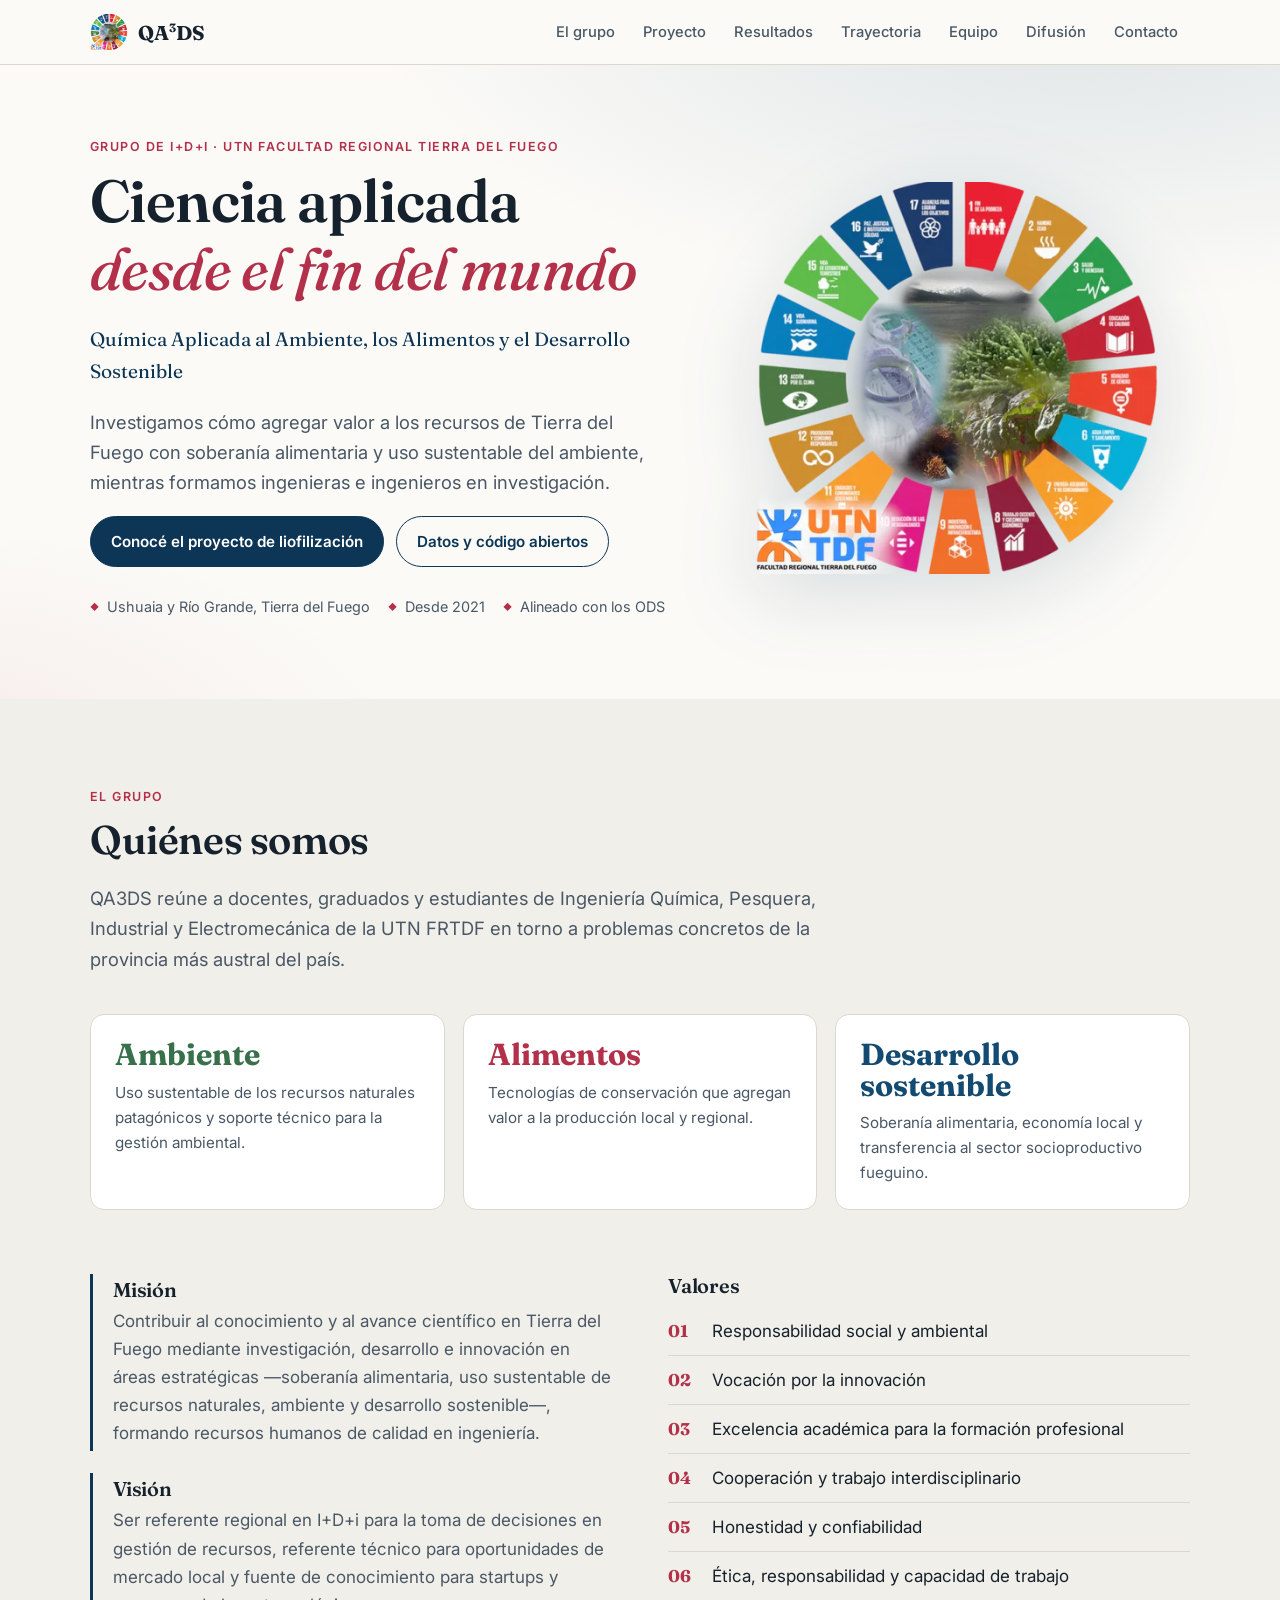
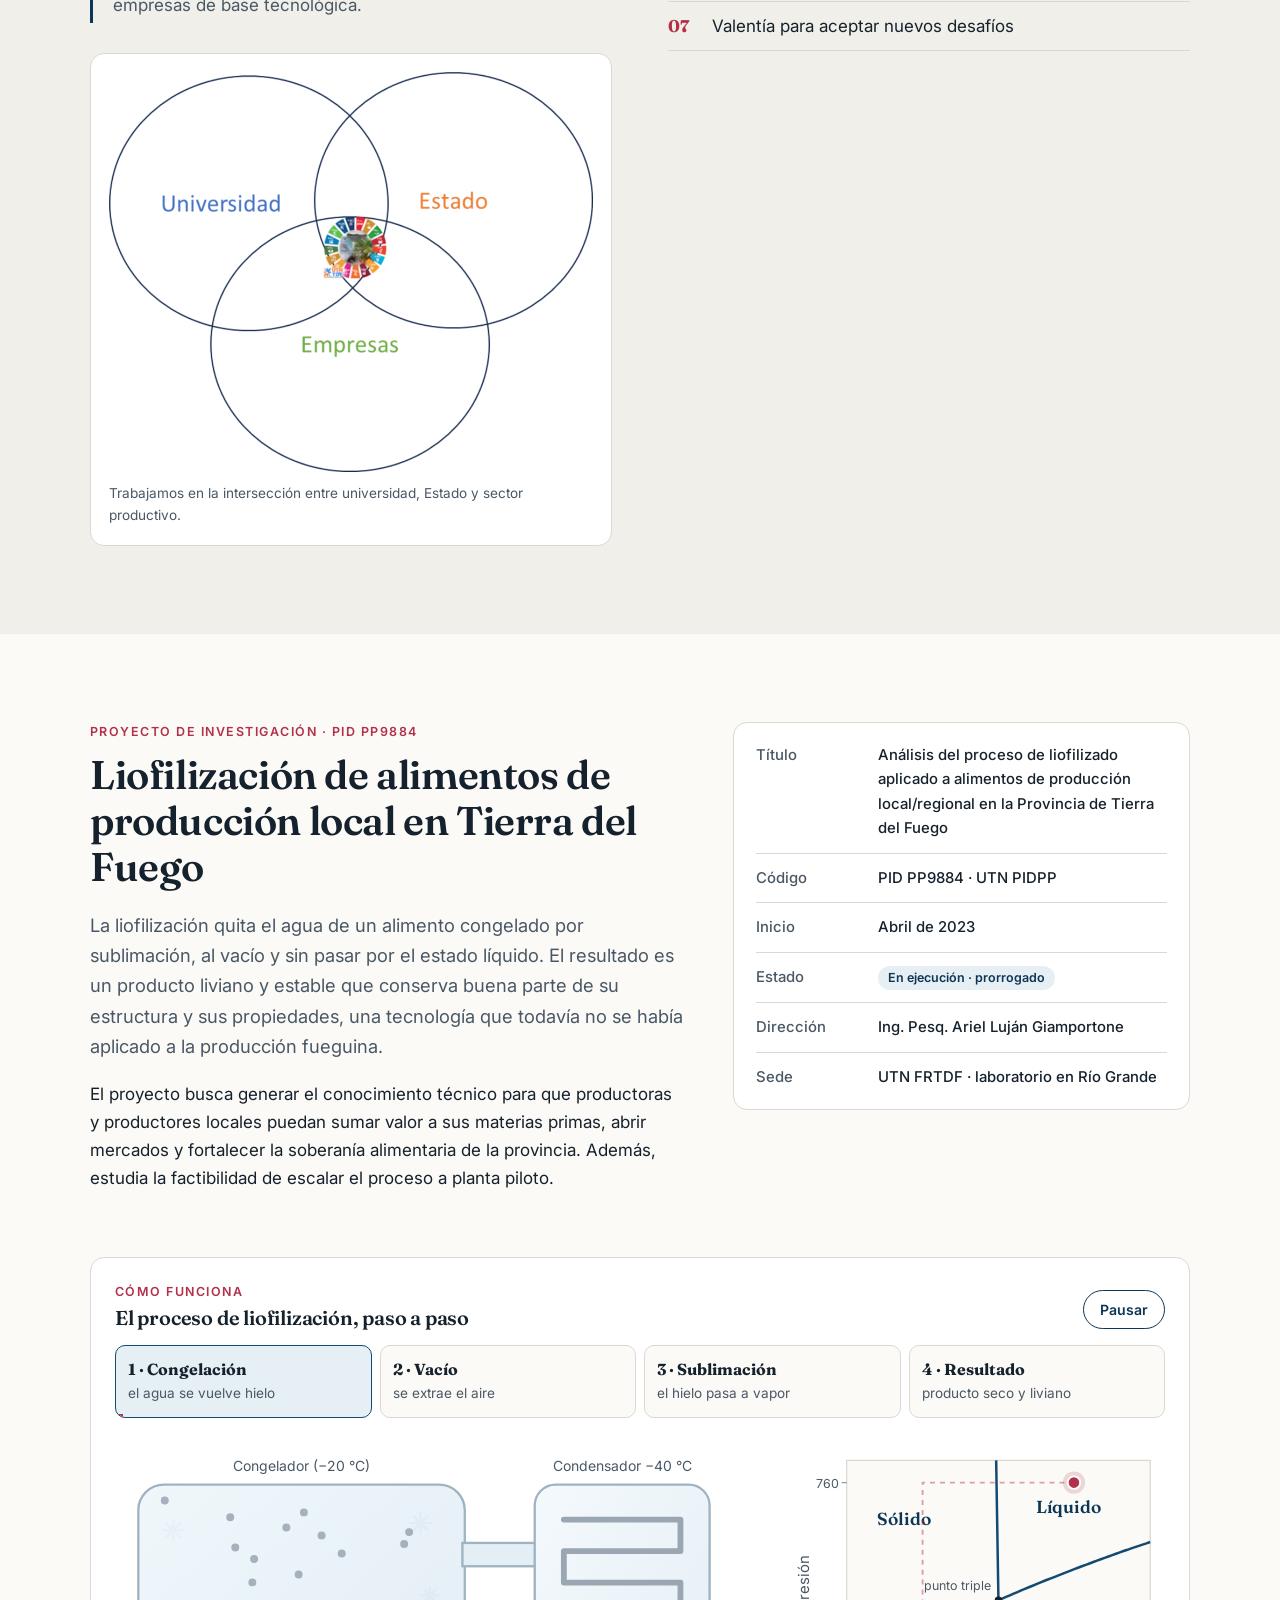
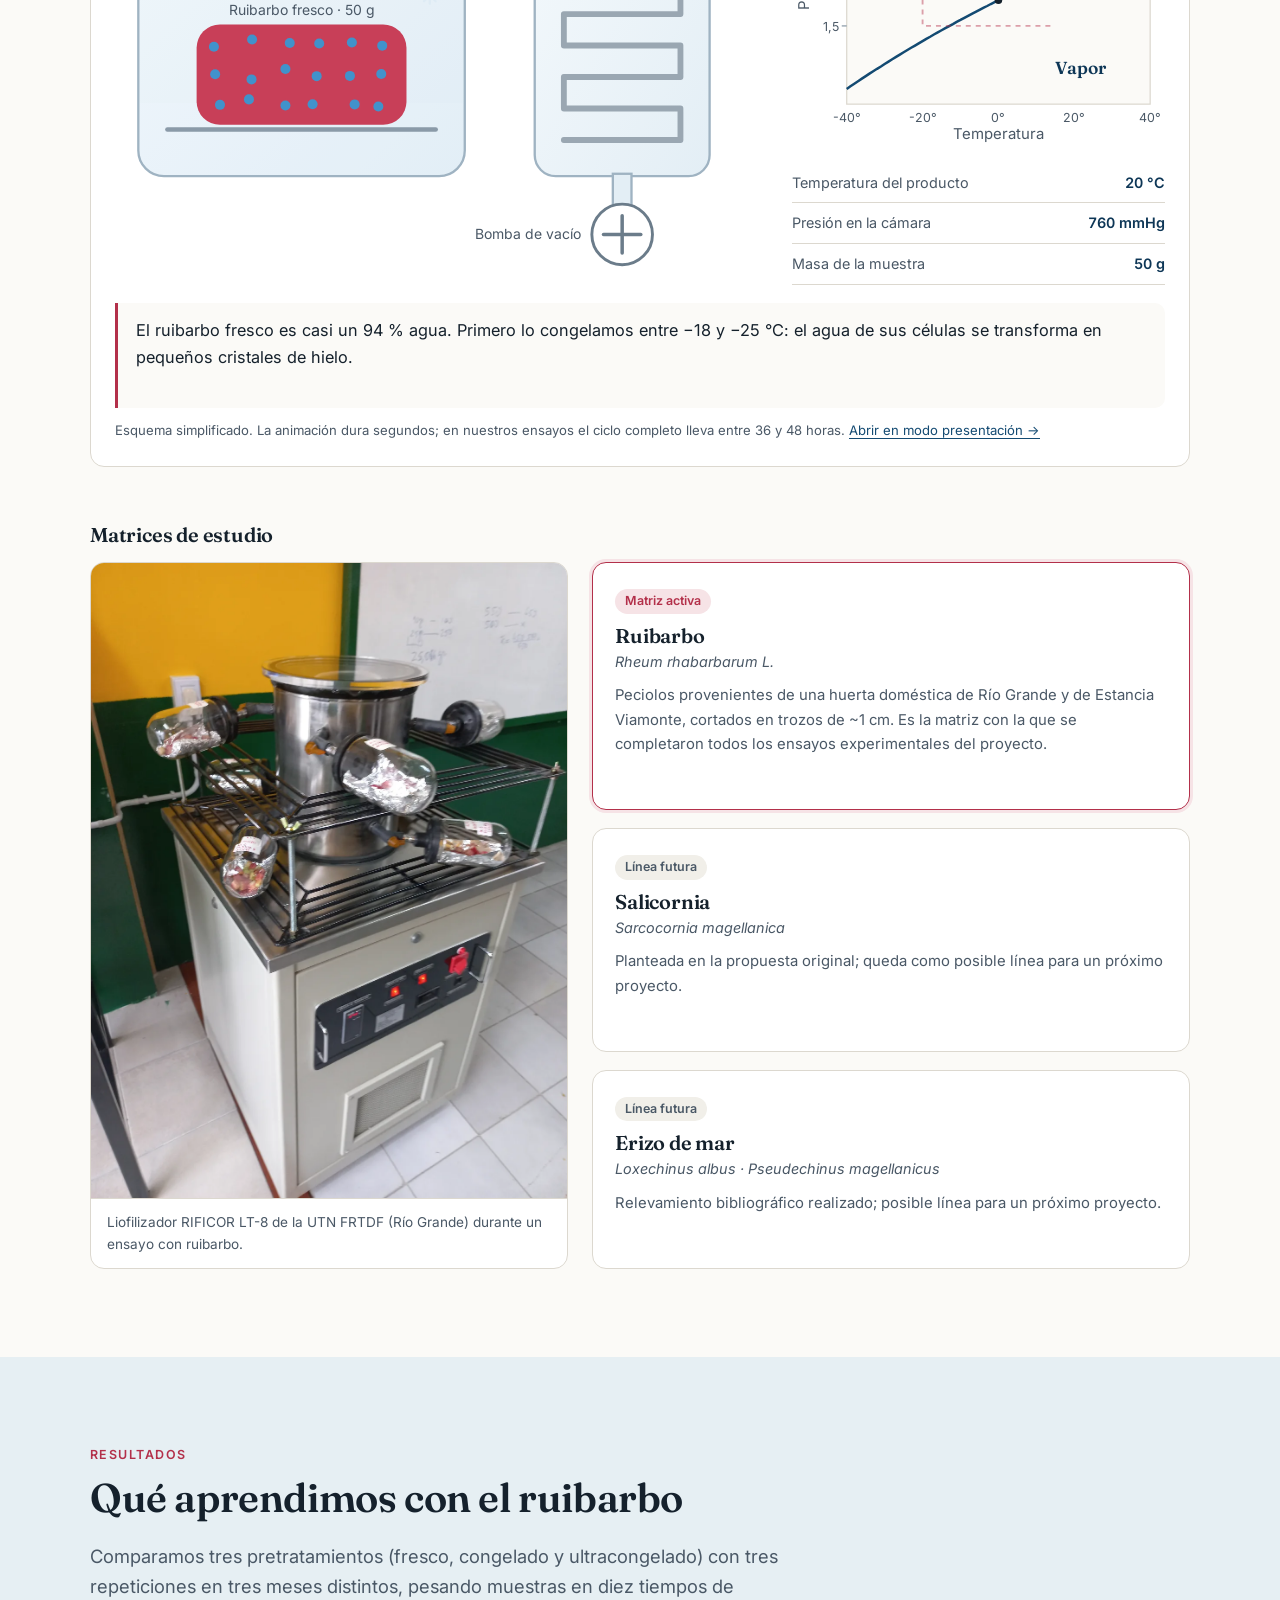
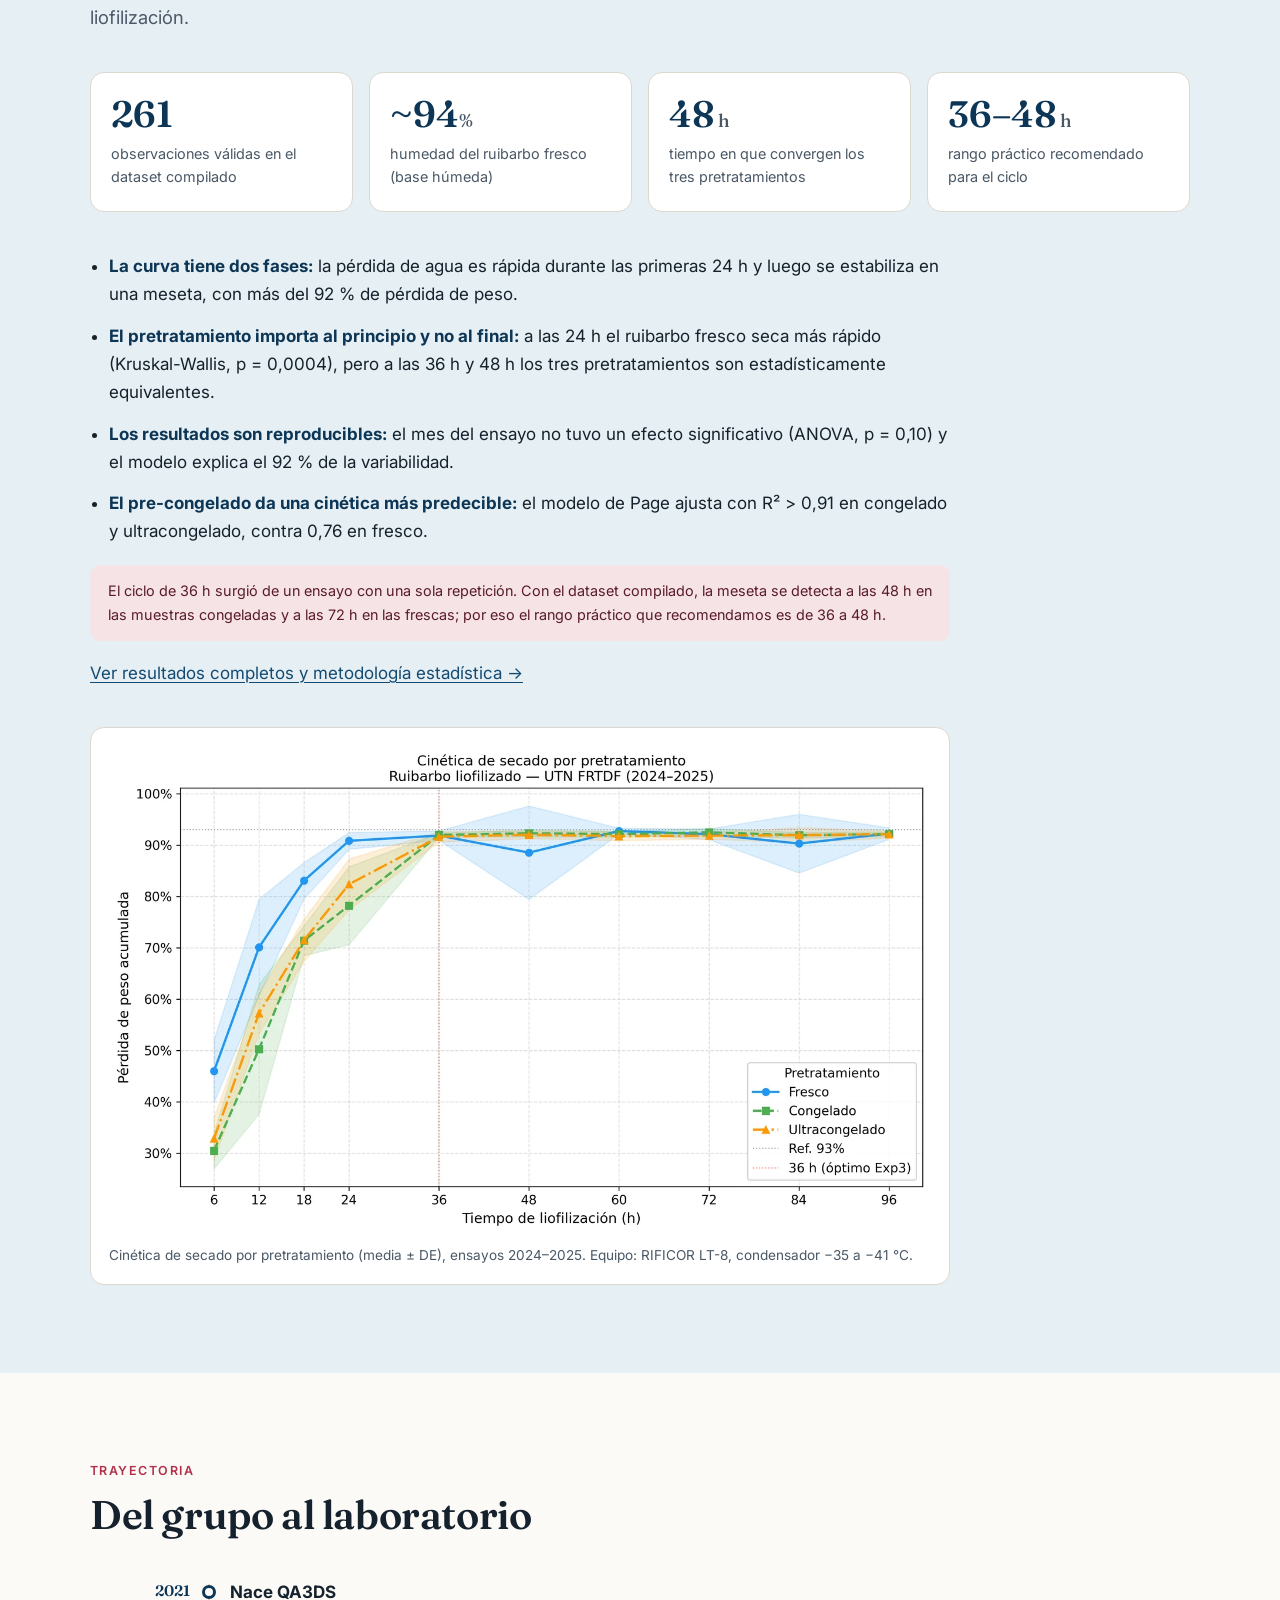
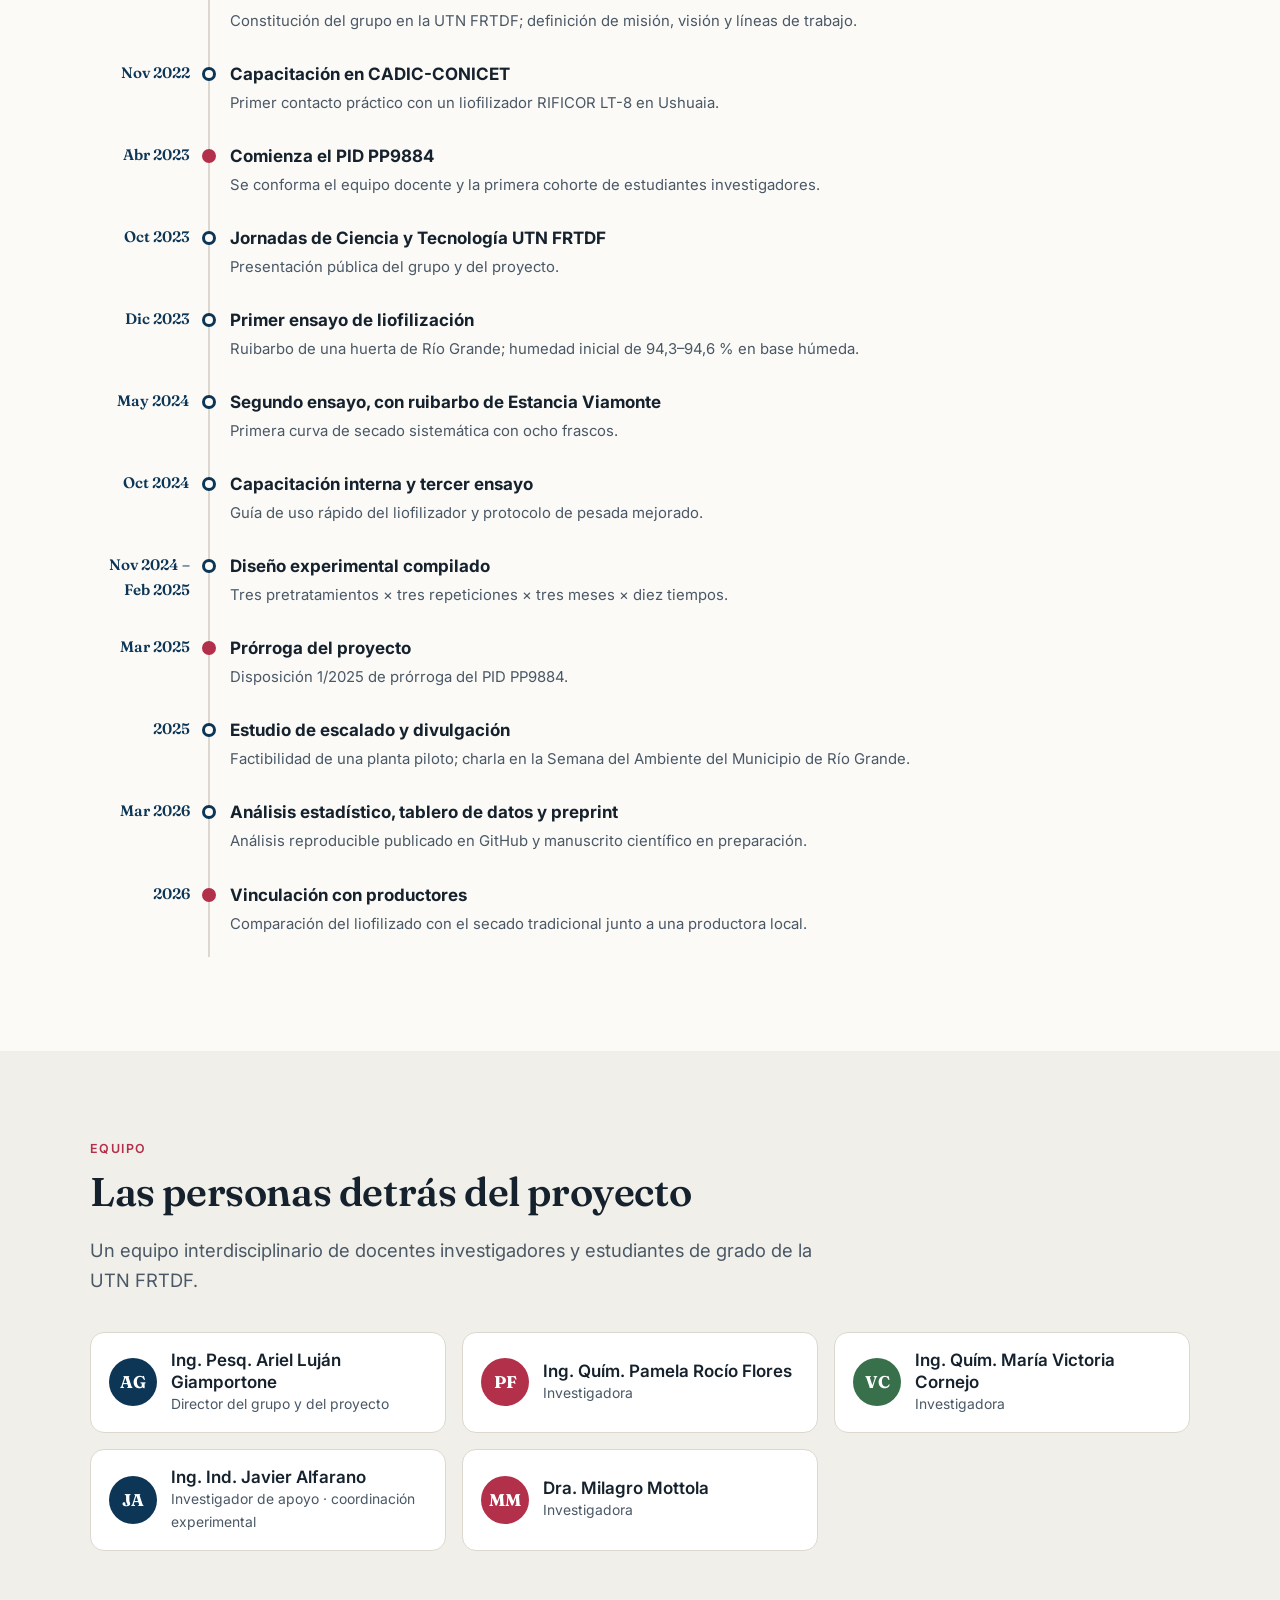
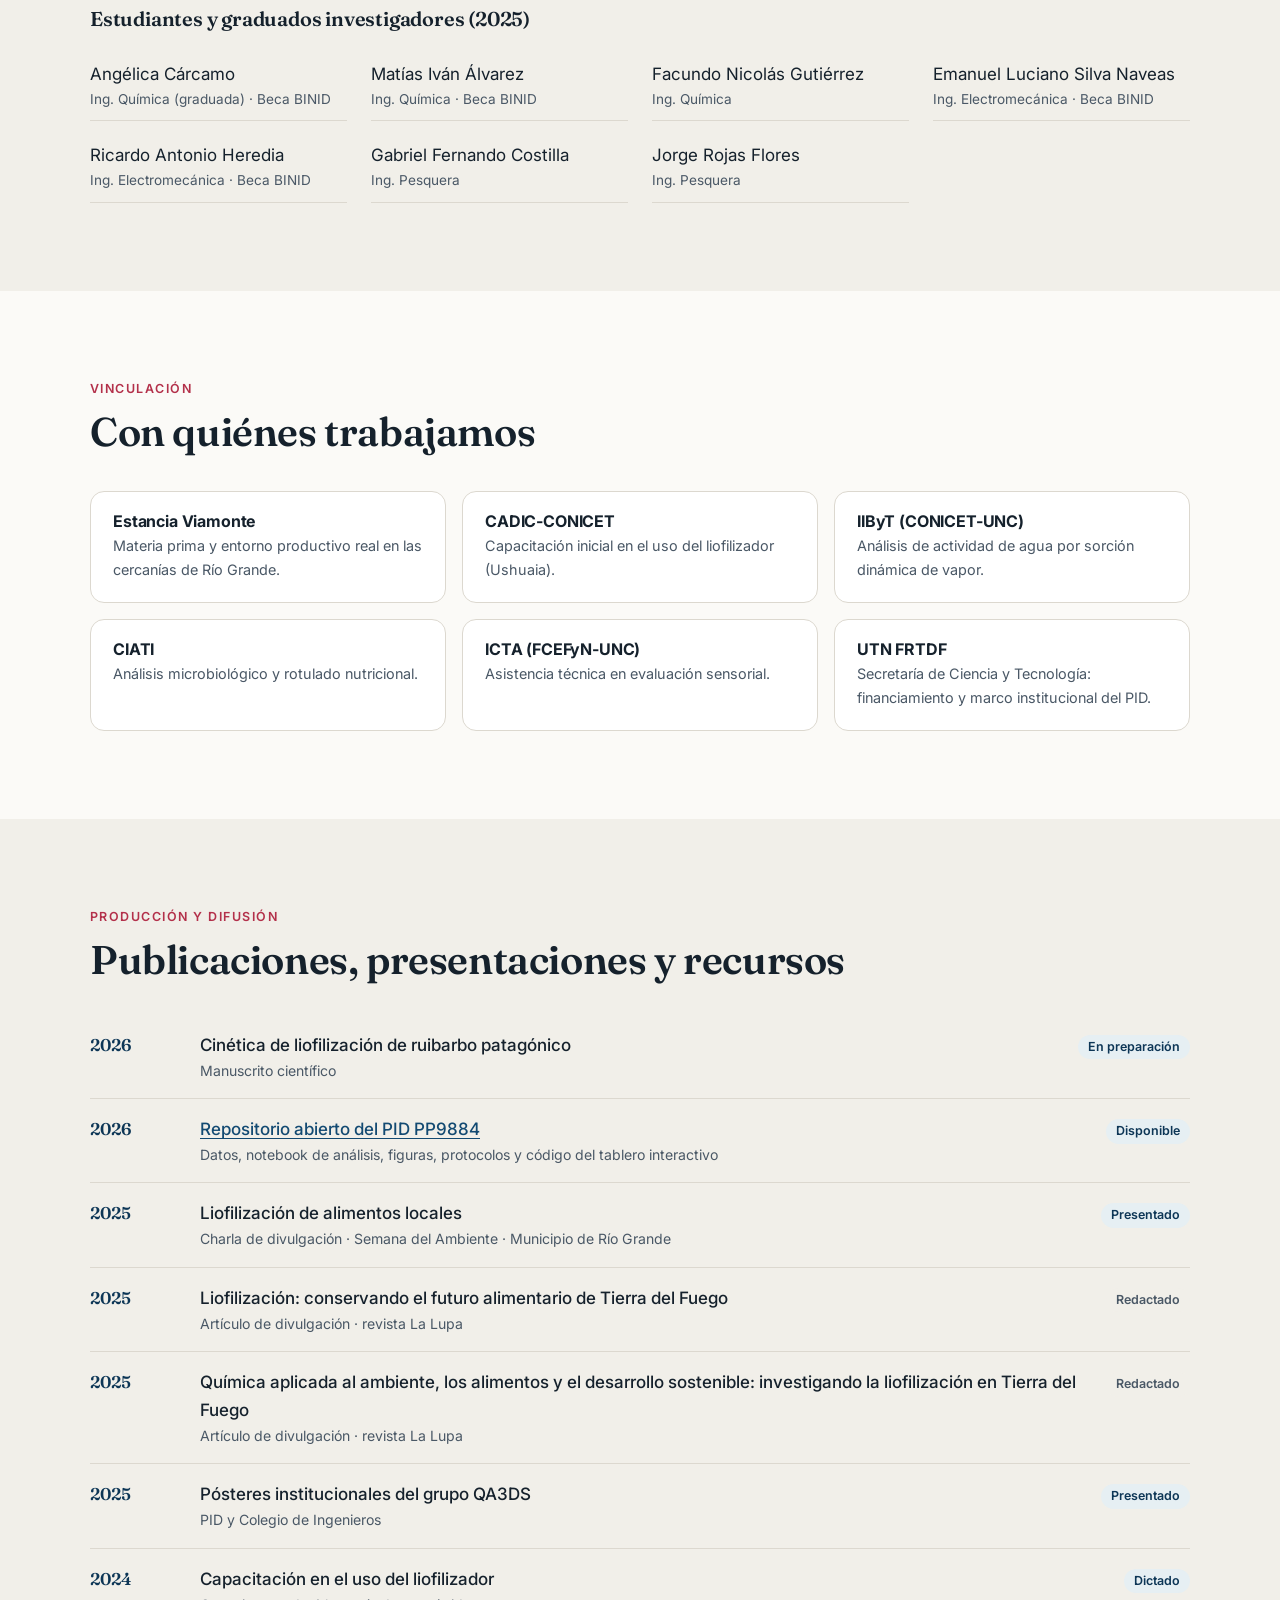
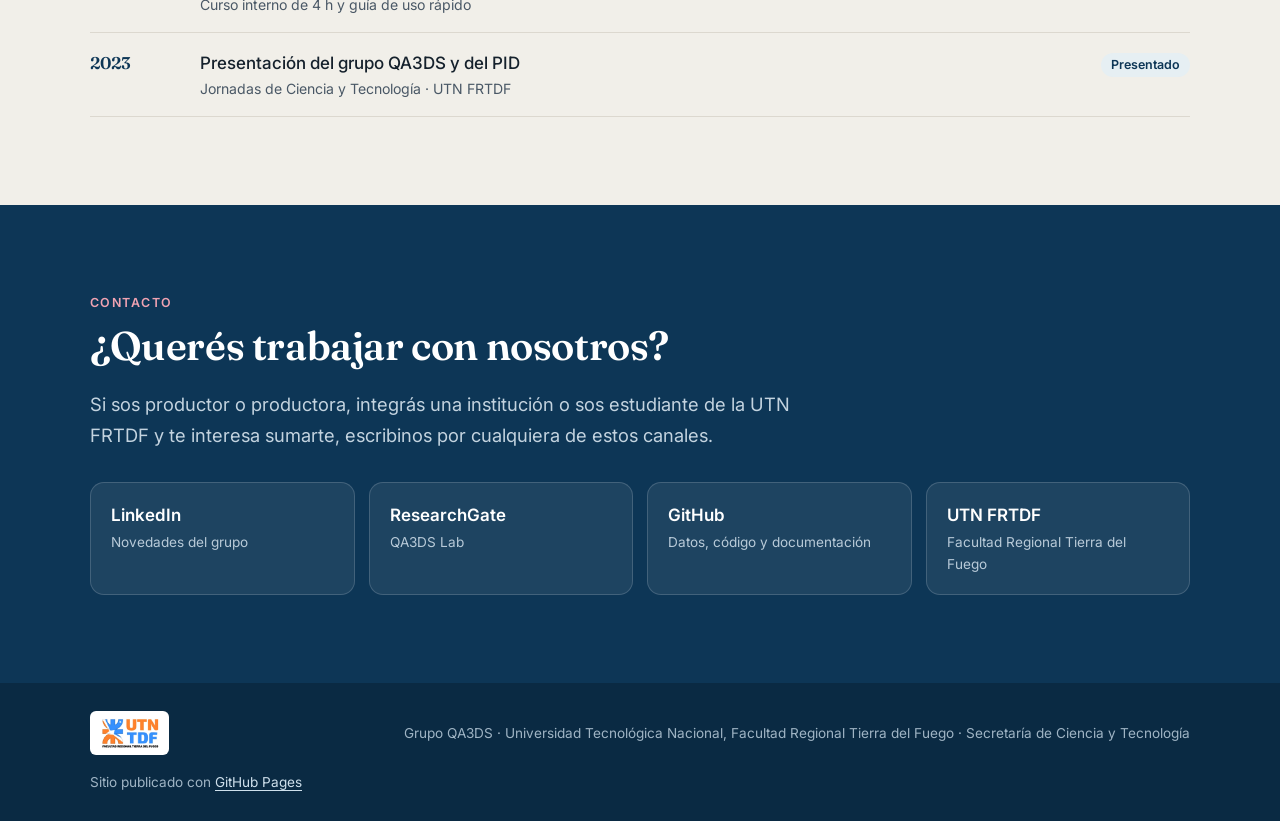
<file: index.html>
<!doctype html>
<html lang="es">
<head>
  <meta charset="utf-8">
  <meta name="viewport" content="width=device-width, initial-scale=1">
  <title>QA3DS · UTN FRTDF</title>
  <meta name="description" content="QA3DS — Grupo de investigación en Química Aplicada al Ambiente, los Alimentos y el Desarrollo Sostenible de la UTN Facultad Regional Tierra del Fuego. Proyecto PID PP9884: liofilización de alimentos regionales.">
  <meta name="theme-color" content="#0d3656">

  <meta property="og:type" content="website">
  <meta property="og:title" content="QA3DS — Química Aplicada al Ambiente, los Alimentos y el Desarrollo Sostenible">
  <meta property="og:description" content="Grupo de I+D+i de la UTN FRTDF. Liofilización de alimentos de producción local en Tierra del Fuego.">
  <meta property="og:image" content="assets/img/logo-qa3ds.png">
  <meta property="og:locale" content="es_AR">

  <link rel="icon" type="image/png" href="favicon.png">
  <link rel="preconnect" href="https://fonts.googleapis.com">
  <link rel="preconnect" href="https://fonts.gstatic.com" crossorigin>
  <link href="https://fonts.googleapis.com/css2?family=Fraunces:ital,opsz,wght@0,9..144,500;0,9..144,600;0,9..144,700;1,9..144,500&family=Inter:wght@400;500;600;700&display=swap" rel="stylesheet">
  <link rel="stylesheet" href="assets/css/styles.css">
</head>
<body>

<header class="site-header">
  <div class="wrap">
    <a class="brand" href="#inicio">
      <img src="assets/img/logo-qa3ds.webp" alt="" width="38" height="38">
      <span>QA<sup>3</sup>DS</span>
    </a>
    <button class="nav-toggle" aria-expanded="false" aria-controls="nav">Menú</button>
    <nav class="nav" id="nav" aria-label="Secciones">
      <a href="#grupo">El grupo</a>
      <a href="#proyecto">Proyecto</a>
      <a href="#resultados">Resultados</a>
      <a href="#trayectoria">Trayectoria</a>
      <a href="#equipo">Equipo</a>
      <a href="#difusion">Difusión</a>
      <a href="#contacto">Contacto</a>
    </nav>
  </div>
</header>

<main id="inicio">

  <!-- HERO -->
  <section class="hero">
    <div class="wrap">
      <div>
        <p class="eyebrow">Grupo de I+D+i · UTN Facultad Regional Tierra del Fuego</p>
        <h1>Ciencia aplicada <em>desde el fin del mundo</em></h1>
        <p class="group-name">Química Aplicada al Ambiente, los Alimentos y el Desarrollo Sostenible</p>
        <p class="lead">Investigamos cómo agregar valor a los recursos de Tierra del Fuego con soberanía alimentaria y uso sustentable del ambiente, mientras formamos ingenieras e ingenieros en investigación.</p>
        <div class="btns">
          <a class="btn btn-primary" href="#proyecto">Conocé el proyecto de liofilización</a>
          <a class="btn btn-ghost" href="https://github.com/QA3DS/PID-Liofilizados">Datos y código abiertos</a>
        </div>
        <div class="hero-meta">
          <span>Ushuaia y Río Grande, Tierra del Fuego</span>
          <span>Desde 2021</span>
          <span>Alineado con los ODS</span>
        </div>
      </div>
      <img class="hero-logo" src="assets/img/logo-qa3ds.webp" width="480" height="449"
           alt="Logo de QA3DS: rueda de los 17 Objetivos de Desarrollo Sostenible alrededor de imágenes de laboratorio y paisaje fueguino, con el logo UTN TDF">
    </div>
  </section>

  <!-- EL GRUPO -->
  <section id="grupo" class="alt">
    <div class="wrap">
      <p class="eyebrow">El grupo</p>
      <h2>Quiénes somos</h2>
      <p class="lead">QA3DS reúne a docentes, graduados y estudiantes de Ingeniería Química, Pesquera, Industrial y Electromecánica de la UTN FRTDF en torno a problemas concretos de la provincia más austral del país.</p>

      <div class="pillars">
        <div class="pillar">
          <span class="tag">Ambiente</span>
          <p>Uso sustentable de los recursos naturales patagónicos y soporte técnico para la gestión ambiental.</p>
        </div>
        <div class="pillar">
          <span class="tag">Alimentos</span>
          <p>Tecnologías de conservación que agregan valor a la producción local y regional.</p>
        </div>
        <div class="pillar">
          <span class="tag">Desarrollo sostenible</span>
          <p>Soberanía alimentaria, economía local y transferencia al sector socioproductivo fueguino.</p>
        </div>
      </div>

      <div class="two-col" style="margin-top:64px">
        <div class="mv">
          <div class="mv-card">
            <h3>Misión</h3>
            <p>Contribuir al conocimiento y al avance científico en Tierra del Fuego mediante investigación, desarrollo e innovación en áreas estratégicas —soberanía alimentaria, uso sustentable de recursos naturales, ambiente y desarrollo sostenible—, formando recursos humanos de calidad en ingeniería.</p>
          </div>
          <div class="mv-card">
            <h3>Visión</h3>
            <p>Ser referente regional en I+D+i para la toma de decisiones en gestión de recursos, referente técnico para oportunidades de mercado local y fuente de conocimiento para startups y empresas de base tecnológica.</p>
          </div>
          <figure class="figure-card" style="margin:8px 0 0">
            <img src="assets/img/universidad-estado-empresas.webp" width="900" height="744" loading="lazy"
                 alt="Diagrama de tres círculos superpuestos: Universidad, Estado y Empresas; en la intersección, el logo de QA3DS">
            <figcaption>Trabajamos en la intersección entre universidad, Estado y sector productivo.</figcaption>
          </figure>
        </div>
        <div>
          <h3>Valores</h3>
          <ol class="values">
            <li>Responsabilidad social y ambiental</li>
            <li>Vocación por la innovación</li>
            <li>Excelencia académica para la formación profesional</li>
            <li>Cooperación y trabajo interdisciplinario</li>
            <li>Honestidad y confiabilidad</li>
            <li>Ética, responsabilidad y capacidad de trabajo</li>
            <li>Valentía para aceptar nuevos desafíos</li>
          </ol>
        </div>
      </div>
    </div>
  </section>

  <!-- PROYECTO -->
  <section id="proyecto">
    <div class="wrap">
      <div class="project-head">
        <div>
          <p class="eyebrow">Proyecto de investigación · PID PP9884</p>
          <h2>Liofilización de alimentos de producción local en Tierra del Fuego</h2>
          <p class="lead">La liofilización quita el agua de un alimento congelado por sublimación, al vacío y sin pasar por el estado líquido. El resultado es un producto liviano y estable que conserva buena parte de su estructura y sus propiedades, una tecnología que todavía no se había aplicado a la producción fueguina.</p>
          <p>El proyecto busca generar el conocimiento técnico para que productoras y productores locales puedan sumar valor a sus materias primas, abrir mercados y fortalecer la soberanía alimentaria de la provincia. Además, estudia la factibilidad de escalar el proceso a planta piloto.</p>
        </div>
        <div class="facts">
          <dl>
            <div><dt>Título</dt><dd>Análisis del proceso de liofilizado aplicado a alimentos de producción local/regional en la Provincia de Tierra del Fuego</dd></div>
            <div><dt>Código</dt><dd>PID PP9884 · UTN PIDPP</dd></div>
            <div><dt>Inicio</dt><dd>Abril de 2023</dd></div>
            <div><dt>Estado</dt><dd><span class="badge">En ejecución · prorrogado</span></dd></div>
            <div><dt>Dirección</dt><dd>Ing. Pesq. Ariel Luján Giamportone</dd></div>
            <div><dt>Sede</dt><dd>UTN FRTDF · laboratorio en Río Grande</dd></div>
          </dl>
        </div>
      </div>

      <!-- ANIMACIÓN DEL PROCESO (lógica en assets/js/liofilizacion.js) -->
      <div class="lio" id="lio-anim">
        <div class="lio-head">
          <div>
            <p class="eyebrow" style="margin-bottom:.2rem">Cómo funciona</p>
            <h3 style="margin:0">El proceso de liofilización, paso a paso</h3>
          </div>
          <button class="lio-play" type="button" aria-pressed="true">Pausar</button>
        </div>

        <div class="lio-tabs" role="group" aria-label="Etapas del proceso">
          <button class="lio-tab" type="button" data-stage="0"><b>1 · Congelación</b>el agua se vuelve hielo<span class="bar"></span></button>
          <button class="lio-tab" type="button" data-stage="1"><b>2 · Vacío</b>se extrae el aire<span class="bar"></span></button>
          <button class="lio-tab" type="button" data-stage="2"><b>3 · Sublimación</b>el hielo pasa a vapor<span class="bar"></span></button>
          <button class="lio-tab" type="button" data-stage="3"><b>4 · Resultado</b>producto seco y liviano<span class="bar"></span></button>
        </div>

        <div class="lio-body">
          <svg class="lio-scene" viewBox="0 0 560 380" role="img"
               aria-label="Esquema animado de un liofilizador: cámara con un trozo de ruibarbo, condensador y bomba de vacío">
            <defs>
              <linearGradient id="lio-glass" x1="0" y1="0" x2="1" y2="1">
                <stop offset="0" stop-color="#f4f9fc"/><stop offset="1" stop-color="#e3eef5"/>
              </linearGradient>
            </defs>

            <!-- cámara -->
            <text class="lio-label" id="lio-chamber-label" x="160" y="28" text-anchor="middle">Congelador</text>
            <rect x="20" y="40" width="280" height="250" rx="22" fill="url(#lio-glass)" stroke="#9fb3c2" stroke-width="2"/>
            <g id="lio-freezer" opacity="0">
              <rect x="21" y="41" width="278" height="248" rx="21" fill="#cfe6f7"/>
              <g class="lio-flakes" stroke="#7fb4dc" stroke-width="2" stroke-linecap="round">
                <path d="M50 70v18M41 79h18M44 73l12 12M56 73l-12 12"/>
                <path d="M262 64v18M253 73h18M256 67l12 12M268 67l-12 12"/>
                <path d="M270 128v14M263 135h14M265 130l10 10M275 130l-10 10"/>
              </g>
            </g>
            <line x1="45" y1="250" x2="275" y2="250" stroke="#8a9aa8" stroke-width="4" stroke-linecap="round"/>

            <!-- calor del ambiente -->
            <g id="lio-heat" opacity="0" stroke="#d9822b" stroke-width="2.5" fill="none" stroke-linecap="round">
              <path class="lio-wave" d="M100 282c-5-6 5-10 0-16s5-10 0-16"/>
              <path class="lio-wave" d="M160 282c-5-6 5-10 0-16s5-10 0-16"/>
              <path class="lio-wave" d="M220 282c-5-6 5-10 0-16s5-10 0-16"/>
              <text class="lio-label" x="160" y="306" text-anchor="middle" stroke="none" fill="#b86b12">calor suave</text>
            </g>

            <!-- ruibarbo -->
            <rect id="lio-piece" x="70" y="160" width="180" height="86" rx="20" fill="#c83f58"/>
            <g id="lio-pores"></g>
            <text class="lio-label" id="lio-piece-label" x="160" y="152" text-anchor="middle">Ruibarbo fresco · 50 g</text>

            <!-- tubo -->
            <rect x="298" y="90" width="64" height="20" fill="#e3eef5" stroke="#9fb3c2" stroke-width="2"/>

            <!-- condensador -->
            <text class="lio-label" x="435" y="28" text-anchor="middle">Condensador −40 °C</text>
            <rect x="360" y="40" width="150" height="250" rx="18" fill="url(#lio-glass)" stroke="#9fb3c2" stroke-width="2"/>
            <path id="lio-coil" fill="none" stroke="#9aa7b2" stroke-width="5" stroke-linecap="round" stroke-linejoin="round"/>
            <g id="lio-frost"></g>

            <!-- bomba de vacío -->
            <rect x="427" y="288" width="16" height="28" fill="#e3eef5" stroke="#9fb3c2" stroke-width="2"/>
            <circle cx="435" cy="340" r="26" fill="#fff" stroke="#6b7c8a" stroke-width="2.5"/>
            <g id="lio-fan" stroke="#6b7c8a" stroke-width="3" stroke-linecap="round">
              <line x1="435" y1="324" x2="435" y2="356"/><line x1="419" y1="340" x2="451" y2="340"/>
            </g>
            <text class="lio-label" x="400" y="344" text-anchor="end">Bomba de vacío</text>

            <g id="lio-particles"></g>
          </svg>

          <div class="lio-side">
            <svg class="lio-phase" viewBox="0 0 300 250" role="img"
                 aria-label="Diagrama de fases del agua: el punto muestra la temperatura y la presión del producto en cada etapa">
              <g id="lio-phase-g"></g>
            </svg>
            <dl class="lio-readouts">
              <div><dt>Temperatura del producto</dt><dd id="lio-t">20 °C</dd></div>
              <div><dt>Presión en la cámara</dt><dd id="lio-p">760 mmHg</dd></div>
              <div><dt>Masa de la muestra</dt><dd id="lio-m">50 g</dd></div>
            </dl>
          </div>
        </div>

        <div class="lio-caption" aria-live="polite">
          <p id="lio-text"></p>
        </div>
        <p class="lio-note">Esquema simplificado. La animación dura segundos; en nuestros ensayos el ciclo completo lleva entre 36 y 48 horas. <a href="proceso/">Abrir en modo presentación →</a></p>
      </div>

      <h3 class="subhead">Matrices de estudio</h3>
      <div class="media-row matrices-row" style="margin-top:16px">
        <figure class="photo tall">
          <img src="assets/img/liofilizador-rificor.webp" width="1100" height="1467" loading="lazy"
               alt="Liofilizador RIFICOR LT-8 en el laboratorio de la UTN FRTDF, con frascos de vidrio que contienen trozos de ruibarbo envueltos en papel de aluminio">
          <figcaption>Liofilizador RIFICOR LT-8 de la UTN FRTDF (Río Grande) durante un ensayo con ruibarbo.</figcaption>
        </figure>
        <div class="matrices stacked">
          <div class="matrix active">
            <span class="badge red">Matriz activa</span>
            <h3 style="margin-top:10px">Ruibarbo</h3>
            <div class="sci">Rheum rhabarbarum L.</div>
            <p>Peciolos provenientes de una huerta doméstica de Río Grande y de Estancia Viamonte, cortados en trozos de ~1 cm. Es la matriz con la que se completaron todos los ensayos experimentales del proyecto.</p>
          </div>
          <div class="matrix">
            <span class="badge muted">Línea futura</span>
            <h3 style="margin-top:10px">Salicornia</h3>
            <div class="sci">Sarcocornia magellanica</div>
            <p>Planteada en la propuesta original; queda como posible línea para un próximo proyecto.</p>
          </div>
          <div class="matrix">
            <span class="badge muted">Línea futura</span>
            <h3 style="margin-top:10px">Erizo de mar</h3>
            <div class="sci">Loxechinus albus · Pseudechinus magellanicus</div>
            <p>Relevamiento bibliográfico realizado; posible línea para un próximo proyecto.</p>
          </div>
        </div>
      </div>
    </div>
  </section>

  <!-- RESULTADOS -->
  <section id="resultados" class="ice">
    <div class="wrap">
      <p class="eyebrow">Resultados</p>
      <h2>Qué aprendimos con el ruibarbo</h2>
      <p class="lead">Comparamos tres pretratamientos (fresco, congelado y ultracongelado) con tres repeticiones en tres meses distintos, pesando muestras en diez tiempos de liofilización.</p>

      <div class="kpis">
        <div class="kpi"><div class="v">261</div><div class="l">observaciones válidas en el dataset compilado</div></div>
        <div class="kpi"><div class="v">~94<small>%</small></div><div class="l">humedad del ruibarbo fresco (base húmeda)</div></div>
        <div class="kpi"><div class="v">48<small> h</small></div><div class="l">tiempo en que convergen los tres pretratamientos</div></div>
        <div class="kpi"><div class="v">36–48<small> h</small></div><div class="l">rango práctico recomendado para el ciclo</div></div>
      </div>

      <div class="findings">
        <div>
          <ul>
            <li><strong>La curva tiene dos fases:</strong> la pérdida de agua es rápida durante las primeras 24 h y luego se estabiliza en una meseta, con más del 92 % de pérdida de peso.</li>
            <li><strong>El pretratamiento importa al principio y no al final:</strong> a las 24 h el ruibarbo fresco seca más rápido (Kruskal-Wallis, p = 0,0004), pero a las 36 h y 48 h los tres pretratamientos son estadísticamente equivalentes.</li>
            <li><strong>Los resultados son reproducibles:</strong> el mes del ensayo no tuvo un efecto significativo (ANOVA, p = 0,10) y el modelo explica el 92 % de la variabilidad.</li>
            <li><strong>El pre-congelado da una cinética más predecible:</strong> el modelo de Page ajusta con R² > 0,91 en congelado y ultracongelado, contra 0,76 en fresco.</li>
          </ul>
          <p class="note">El ciclo de 36 h surgió de un ensayo con una sola repetición. Con el dataset compilado, la meseta se detecta a las 48 h en las muestras congeladas y a las 72 h en las frescas; por eso el rango práctico que recomendamos es de 36 a 48 h.</p>
          <p style="margin-top:18px"><a href="https://github.com/QA3DS/PID-Liofilizados/blob/main/resultados_clave.md">Ver resultados completos y metodología estadística →</a></p>
        </div>
        <figure class="figure-card chart">
          <img src="assets/img/cinetica-curvas.webp" width="1400" height="831" loading="lazy"
               alt="Gráfico de pérdida de peso acumulada frente al tiempo de liofilización para ruibarbo fresco, congelado y ultracongelado; las tres curvas suben rápido hasta las 24–36 horas y se estabilizan cerca del 92 %">
          <figcaption>Cinética de secado por pretratamiento (media ± DE), ensayos 2024–2025. Equipo: RIFICOR LT-8, condensador −35 a −41 °C.</figcaption>
        </figure>
      </div>
    </div>
  </section>

  <!-- TRAYECTORIA -->
  <section id="trayectoria">
    <div class="wrap">
      <p class="eyebrow">Trayectoria</p>
      <h2>Del grupo al laboratorio</h2>
      <ol class="timeline">
        <li><div class="when">2021</div><div class="what"><strong>Nace QA3DS</strong><span>Constitución del grupo en la UTN FRTDF; definición de misión, visión y líneas de trabajo.</span></div></li>
        <li><div class="when">Nov 2022</div><div class="what"><strong>Capacitación en CADIC-CONICET</strong><span>Primer contacto práctico con un liofilizador RIFICOR LT-8 en Ushuaia.</span></div></li>
        <li class="hl"><div class="when">Abr 2023</div><div class="what"><strong>Comienza el PID PP9884</strong><span>Se conforma el equipo docente y la primera cohorte de estudiantes investigadores.</span></div></li>
        <li><div class="when">Oct 2023</div><div class="what"><strong>Jornadas de Ciencia y Tecnología UTN FRTDF</strong><span>Presentación pública del grupo y del proyecto.</span></div></li>
        <li><div class="when">Dic 2023</div><div class="what"><strong>Primer ensayo de liofilización</strong><span>Ruibarbo de una huerta de Río Grande; humedad inicial de 94,3–94,6 % en base húmeda.</span></div></li>
        <li><div class="when">May 2024</div><div class="what"><strong>Segundo ensayo, con ruibarbo de Estancia Viamonte</strong><span>Primera curva de secado sistemática con ocho frascos.</span></div></li>
        <li><div class="when">Oct 2024</div><div class="what"><strong>Capacitación interna y tercer ensayo</strong><span>Guía de uso rápido del liofilizador y protocolo de pesada mejorado.</span></div></li>
        <li><div class="when">Nov 2024 – Feb 2025</div><div class="what"><strong>Diseño experimental compilado</strong><span>Tres pretratamientos × tres repeticiones × tres meses × diez tiempos.</span></div></li>
        <li class="hl"><div class="when">Mar 2025</div><div class="what"><strong>Prórroga del proyecto</strong><span>Disposición 1/2025 de prórroga del PID PP9884.</span></div></li>
        <li><div class="when">2025</div><div class="what"><strong>Estudio de escalado y divulgación</strong><span>Factibilidad de una planta piloto; charla en la Semana del Ambiente del Municipio de Río Grande.</span></div></li>
        <li><div class="when">Mar 2026</div><div class="what"><strong>Análisis estadístico, tablero de datos y preprint</strong><span>Análisis reproducible publicado en GitHub y manuscrito científico en preparación.</span></div></li>
        <li class="hl"><div class="when">2026</div><div class="what"><strong>Vinculación con productores</strong><span>Comparación del liofilizado con el secado tradicional junto a una productora local.</span></div></li>
      </ol>
    </div>
  </section>

  <!-- EQUIPO -->
  <section id="equipo" class="alt">
    <div class="wrap">
      <p class="eyebrow">Equipo</p>
      <h2>Las personas detrás del proyecto</h2>
      <p class="lead">Un equipo interdisciplinario de docentes investigadores y estudiantes de grado de la UTN FRTDF.</p>

      <div class="people">
        <div class="person"><div class="avatar" aria-hidden="true">AG</div><div><div class="name">Ing. Pesq. Ariel Luján Giamportone</div><div class="role">Director del grupo y del proyecto</div></div></div>
        <div class="person"><div class="avatar" aria-hidden="true">PF</div><div><div class="name">Ing. Quím. Pamela Rocío Flores</div><div class="role">Investigadora</div></div></div>
        <div class="person"><div class="avatar" aria-hidden="true">VC</div><div><div class="name">Ing. Quím. María Victoria Cornejo</div><div class="role">Investigadora</div></div></div>
        <div class="person"><div class="avatar" aria-hidden="true">JA</div><div><div class="name">Ing. Ind. Javier Alfarano</div><div class="role">Investigador de apoyo · coordinación experimental</div></div></div>
        <div class="person"><div class="avatar" aria-hidden="true">MM</div><div><div class="name">Dra. Milagro Mottola</div><div class="role">Investigadora</div></div></div>
      </div>

      <h3 class="subhead">Estudiantes y graduados investigadores (2025)</h3>
      <ul class="students">
        <li>Angélica Cárcamo<span>Ing. Química (graduada) · Beca BINID</span></li>
        <li>Matías Iván Álvarez<span>Ing. Química · Beca BINID</span></li>
        <li>Facundo Nicolás Gutiérrez<span>Ing. Química</span></li>
        <li>Emanuel Luciano Silva Naveas<span>Ing. Electromecánica · Beca BINID</span></li>
        <li>Ricardo Antonio Heredia<span>Ing. Electromecánica · Beca BINID</span></li>
        <li>Gabriel Fernando Costilla<span>Ing. Pesquera</span></li>
        <li>Jorge Rojas Flores<span>Ing. Pesquera</span></li>
      </ul>
    </div>
  </section>

  <!-- ALIANZAS -->
  <section id="alianzas">
    <div class="wrap">
      <p class="eyebrow">Vinculación</p>
      <h2>Con quiénes trabajamos</h2>
      <div class="allies">
        <div class="ally"><h3>Estancia Viamonte</h3><p>Materia prima y entorno productivo real en las cercanías de Río Grande.</p></div>
        <div class="ally"><h3>CADIC-CONICET</h3><p>Capacitación inicial en el uso del liofilizador (Ushuaia).</p></div>
        <div class="ally"><h3>IIByT (CONICET-UNC)</h3><p>Análisis de actividad de agua por sorción dinámica de vapor.</p></div>
        <div class="ally"><h3>CIATI</h3><p>Análisis microbiológico y rotulado nutricional.</p></div>
        <div class="ally"><h3>ICTA (FCEFyN-UNC)</h3><p>Asistencia técnica en evaluación sensorial.</p></div>
        <div class="ally"><h3>UTN FRTDF</h3><p>Secretaría de Ciencia y Tecnología: financiamiento y marco institucional del PID.</p></div>
      </div>
    </div>
  </section>

  <!-- DIFUSIÓN -->
  <section id="difusion" class="alt">
    <div class="wrap">
      <p class="eyebrow">Producción y difusión</p>
      <h2>Publicaciones, presentaciones y recursos</h2>
      <ul class="pubs">
        <li><span class="yr">2026</span><span class="t">Cinética de liofilización de ruibarbo patagónico<span>Manuscrito científico</span></span><span class="badge">En preparación</span></li>
        <li><span class="yr">2026</span><span class="t"><a href="https://github.com/QA3DS/PID-Liofilizados">Repositorio abierto del PID PP9884</a><span>Datos, notebook de análisis, figuras, protocolos y código del tablero interactivo</span></span><span class="badge">Disponible</span></li>
        <li><span class="yr">2025</span><span class="t">Liofilización de alimentos locales<span>Charla de divulgación · Semana del Ambiente · Municipio de Río Grande</span></span><span class="badge">Presentado</span></li>
        <li><span class="yr">2025</span><span class="t">Liofilización: conservando el futuro alimentario de Tierra del Fuego<span>Artículo de divulgación · revista La Lupa</span></span><span class="badge muted">Redactado</span></li>
        <li><span class="yr">2025</span><span class="t">Química aplicada al ambiente, los alimentos y el desarrollo sostenible: investigando la liofilización en Tierra del Fuego<span>Artículo de divulgación · revista La Lupa</span></span><span class="badge muted">Redactado</span></li>
        <li><span class="yr">2025</span><span class="t">Pósteres institucionales del grupo QA3DS<span>PID y Colegio de Ingenieros</span></span><span class="badge">Presentado</span></li>
        <li><span class="yr">2024</span><span class="t">Capacitación en el uso del liofilizador<span>Curso interno de 4 h y guía de uso rápido</span></span><span class="badge">Dictado</span></li>
        <li><span class="yr">2023</span><span class="t">Presentación del grupo QA3DS y del PID<span>Jornadas de Ciencia y Tecnología · UTN FRTDF</span></span><span class="badge">Presentado</span></li>
      </ul>
    </div>
  </section>

  <!-- CONTACTO -->
  <section id="contacto" class="contact">
    <div class="wrap">
      <p class="eyebrow" style="color:#f0a3b2">Contacto</p>
      <h2>¿Querés trabajar con nosotros?</h2>
      <p class="lead">Si sos productor o productora, integrás una institución o sos estudiante de la UTN FRTDF y te interesa sumarte, escribinos por cualquiera de estos canales.</p>
      <div class="contact-links">
        <a href="https://www.linkedin.com/company/qu%C3%ADmica-aplicada-al-ambiente-los-alimentos-y-el-desarrollo-sostenible">LinkedIn<span>Novedades del grupo</span></a>
        <a href="https://www.researchgate.net/lab/Quimica-aplicada-al-Ambiente-los-Alimentos-y-el-Desarrollo-Sostenible-Ariel-Lujan-Giamportone">ResearchGate<span>QA3DS Lab</span></a>
        <a href="https://github.com/QA3DS">GitHub<span>Datos, código y documentación</span></a>
        <a href="https://www.frtdf.utn.edu.ar/">UTN FRTDF<span>Facultad Regional Tierra del Fuego</span></a>
      </div>
    </div>
  </section>

</main>

<footer class="site-footer">
  <div class="wrap">
    <img src="assets/img/logo-utn.webp" width="400" height="228" alt="UTN Facultad Regional Tierra del Fuego">
    <p style="margin:0">Grupo QA3DS · Universidad Tecnológica Nacional, Facultad Regional Tierra del Fuego · Secretaría de Ciencia y Tecnología</p>
    <p style="margin:0">Sitio publicado con <a href="https://github.com/QA3DS/qa3ds.github.io">GitHub Pages</a></p>
  </div>
</footer>

<script src="assets/js/liofilizacion.js" defer></script>
<script>
  const toggle = document.querySelector('.nav-toggle');
  const nav = document.getElementById('nav');
  toggle.addEventListener('click', () => {
    const open = nav.classList.toggle('open');
    toggle.setAttribute('aria-expanded', open);
  });
  nav.addEventListener('click', e => {
    if (e.target.tagName === 'A') {
      nav.classList.remove('open');
      toggle.setAttribute('aria-expanded', 'false');
    }
  });
</script>
</body>
</html>
</file>
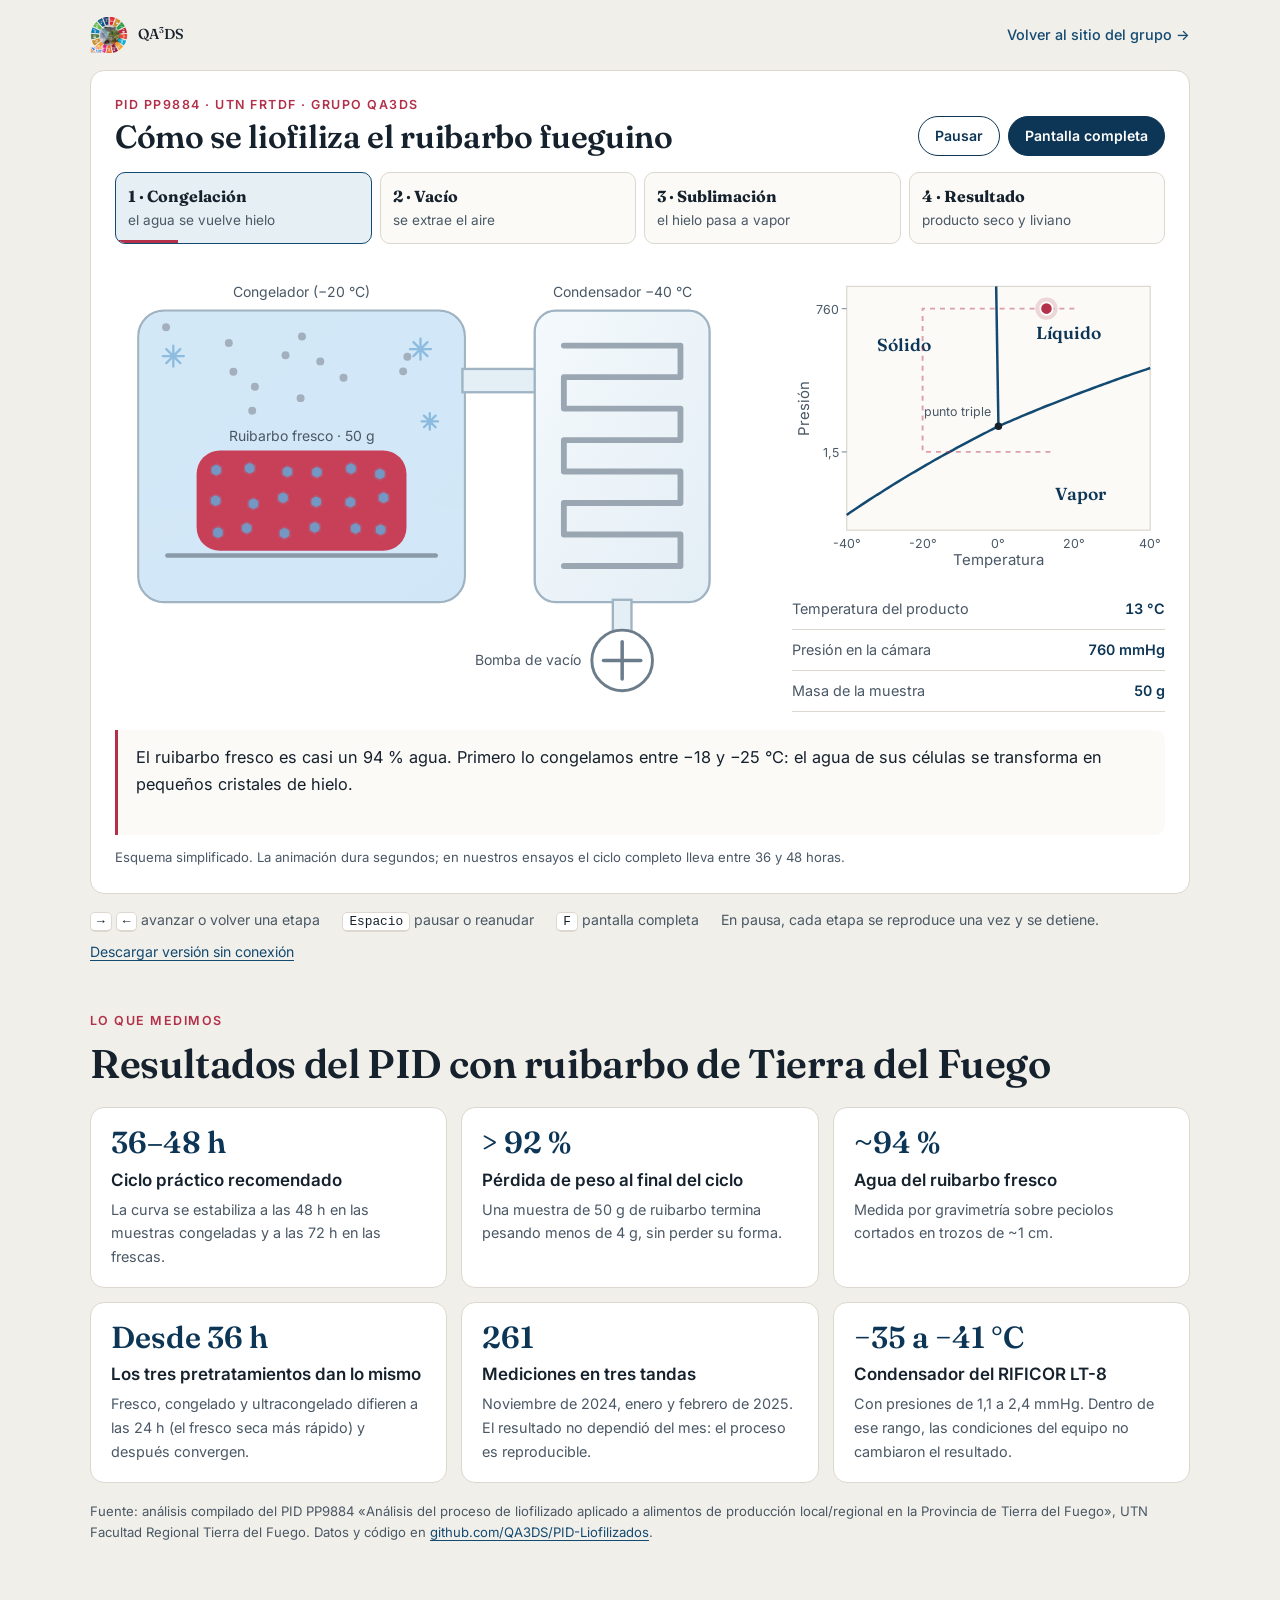
<file: proceso/index.html>
<!doctype html>
<html lang="es">
<head>
  <meta charset="utf-8">
  <meta name="viewport" content="width=device-width, initial-scale=1">
  <title>Liofilización del ruibarbo · QA3DS</title>
  <meta name="description" content="Animación del proceso de liofilización y resultados del PID PP9884 (UTN FRTDF), para presentar.">
  <meta name="theme-color" content="#0d3656">
  <link rel="icon" type="image/png" href="../favicon.png">
  <link rel="preconnect" href="https://fonts.googleapis.com">
  <link rel="preconnect" href="https://fonts.gstatic.com" crossorigin>
  <link href="https://fonts.googleapis.com/css2?family=Fraunces:ital,opsz,wght@0,9..144,500;0,9..144,600;0,9..144,700;1,9..144,500&family=Inter:wght@400;500;600;700&display=swap" rel="stylesheet">
  <link rel="stylesheet" href="../assets/css/styles.css">
  <style>
    body { background: var(--paper-2); }
    .pres-top { display: flex; align-items: center; justify-content: space-between; gap: 12px; padding: 16px 0; }
    .pres-top a { font-size: 0.9rem; font-weight: 500; text-decoration: none; }
    .pres .lio { margin-top: 0; }
    .lio-title { font-size: clamp(1.4rem, 3vw, 2rem); margin: 0; }
    .lio-actions { display: flex; gap: 8px; flex-wrap: wrap; justify-content: flex-end; }
    .lio-full {
      font: inherit; font-size: 0.88rem; font-weight: 600; color: #fff; background: var(--navy);
      border: 1.5px solid var(--navy); border-radius: 999px; padding: 7px 16px; cursor: pointer;
    }
    .lio-full:hover { background: var(--navy-2); }
    .lio-full:focus-visible { outline: 3px solid var(--rhubarb-soft); outline-offset: 2px; }
    .lio:fullscreen {
      border-radius: 0; border: 0; padding: 3vh 4vw; overflow: auto;
      display: flex; flex-direction: column; justify-content: center;
    }
    .lio:fullscreen .lio-body, .lio:fullscreen .lio-tabs, .lio:fullscreen .lio-caption,
    .lio:fullscreen .lio-head, .lio:fullscreen .lio-note {
      width: 100%; max-width: calc((100vh - 320px) * 2.3); margin-inline: auto;
    }
    .lio:fullscreen .lio-caption p { font-size: 1.3rem; }
    .lio:fullscreen .lio-note { display: none; }

    .facts-grid { display: grid; grid-template-columns: repeat(3, 1fr); gap: 14px; margin-top: 20px; }
    .fact { background: #fff; border: 1px solid var(--line); border-radius: var(--radius); padding: 18px 20px; }
    .fact .v { font-family: var(--serif); font-size: 1.9rem; font-weight: 600; color: var(--navy); line-height: 1.1; font-variant-numeric: tabular-nums; }
    .fact .l { font-weight: 600; margin-top: 6px; }
    .fact p { font-size: 0.9rem; color: var(--ink-soft); margin: 4px 0 0; }
    .howto { display: flex; flex-wrap: wrap; gap: 8px 22px; font-size: 0.88rem; color: var(--ink-soft); margin-top: 14px; }
    kbd { font-family: ui-monospace, Menlo, monospace; font-size: 0.8rem; border: 1px solid var(--line); border-bottom-width: 2px; border-radius: 5px; padding: 1px 6px; background: #fff; color: var(--ink); }
    .source { font-size: 0.82rem; color: var(--ink-soft); margin-top: 18px; }
    @media (max-width: 960px) { .facts-grid { grid-template-columns: 1fr 1fr; } }
    @media (max-width: 640px) { .facts-grid { grid-template-columns: 1fr; } .howto { display: none; } }
  </style>
</head>
<body>
<main class="wrap pres">
  <div class="pres-top">
    <a class="brand" href="../"><img src="../assets/img/logo-qa3ds.webp" alt="" width="38" height="38"><span>QA<sup>3</sup>DS</span></a>
    <a href="../#proyecto">Volver al sitio del grupo →</a>
  </div>

      <div class="lio" id="lio-anim" data-keys="page">
        <div class="lio-head">
          <div>
            <p class="eyebrow" style="margin-bottom:.2rem">PID PP9884 · UTN FRTDF · Grupo QA3DS</p>
            <h1 class="lio-title">Cómo se liofiliza el ruibarbo fueguino</h1>
          </div>
          <div class="lio-actions">
            <button class="lio-play" type="button" aria-pressed="true">Pausar</button>
            <button class="lio-full" type="button">Pantalla completa</button>
          </div>
        </div>

        <div class="lio-tabs" role="group" aria-label="Etapas del proceso">
          <button class="lio-tab" type="button" data-stage="0"><b>1 · Congelación</b>el agua se vuelve hielo<span class="bar"></span></button>
          <button class="lio-tab" type="button" data-stage="1"><b>2 · Vacío</b>se extrae el aire<span class="bar"></span></button>
          <button class="lio-tab" type="button" data-stage="2"><b>3 · Sublimación</b>el hielo pasa a vapor<span class="bar"></span></button>
          <button class="lio-tab" type="button" data-stage="3"><b>4 · Resultado</b>producto seco y liviano<span class="bar"></span></button>
        </div>

        <div class="lio-body">
          <svg class="lio-scene" viewBox="0 0 560 380" role="img"
               aria-label="Esquema animado de un liofilizador: cámara con un trozo de ruibarbo, condensador y bomba de vacío">
            <defs>
              <linearGradient id="lio-glass" x1="0" y1="0" x2="1" y2="1">
                <stop offset="0" stop-color="#f4f9fc"/><stop offset="1" stop-color="#e3eef5"/>
              </linearGradient>
            </defs>

            <!-- cámara -->
            <text class="lio-label" id="lio-chamber-label" x="160" y="28" text-anchor="middle">Congelador</text>
            <rect x="20" y="40" width="280" height="250" rx="22" fill="url(#lio-glass)" stroke="#9fb3c2" stroke-width="2"/>
            <g id="lio-freezer" opacity="0">
              <rect x="21" y="41" width="278" height="248" rx="21" fill="#cfe6f7"/>
              <g class="lio-flakes" stroke="#7fb4dc" stroke-width="2" stroke-linecap="round">
                <path d="M50 70v18M41 79h18M44 73l12 12M56 73l-12 12"/>
                <path d="M262 64v18M253 73h18M256 67l12 12M268 67l-12 12"/>
                <path d="M270 128v14M263 135h14M265 130l10 10M275 130l-10 10"/>
              </g>
            </g>
            <line x1="45" y1="250" x2="275" y2="250" stroke="#8a9aa8" stroke-width="4" stroke-linecap="round"/>

            <!-- calor del ambiente -->
            <g id="lio-heat" opacity="0" stroke="#d9822b" stroke-width="2.5" fill="none" stroke-linecap="round">
              <path class="lio-wave" d="M100 282c-5-6 5-10 0-16s5-10 0-16"/>
              <path class="lio-wave" d="M160 282c-5-6 5-10 0-16s5-10 0-16"/>
              <path class="lio-wave" d="M220 282c-5-6 5-10 0-16s5-10 0-16"/>
              <text class="lio-label" x="160" y="306" text-anchor="middle" stroke="none" fill="#b86b12">calor suave</text>
            </g>

            <!-- ruibarbo -->
            <rect id="lio-piece" x="70" y="160" width="180" height="86" rx="20" fill="#c83f58"/>
            <g id="lio-pores"></g>
            <text class="lio-label" id="lio-piece-label" x="160" y="152" text-anchor="middle">Ruibarbo fresco · 50 g</text>

            <!-- tubo -->
            <rect x="298" y="90" width="64" height="20" fill="#e3eef5" stroke="#9fb3c2" stroke-width="2"/>

            <!-- condensador -->
            <text class="lio-label" x="435" y="28" text-anchor="middle">Condensador −40 °C</text>
            <rect x="360" y="40" width="150" height="250" rx="18" fill="url(#lio-glass)" stroke="#9fb3c2" stroke-width="2"/>
            <path id="lio-coil" fill="none" stroke="#9aa7b2" stroke-width="5" stroke-linecap="round" stroke-linejoin="round"/>
            <g id="lio-frost"></g>

            <!-- bomba de vacío -->
            <rect x="427" y="288" width="16" height="28" fill="#e3eef5" stroke="#9fb3c2" stroke-width="2"/>
            <circle cx="435" cy="340" r="26" fill="#fff" stroke="#6b7c8a" stroke-width="2.5"/>
            <g id="lio-fan" stroke="#6b7c8a" stroke-width="3" stroke-linecap="round">
              <line x1="435" y1="324" x2="435" y2="356"/><line x1="419" y1="340" x2="451" y2="340"/>
            </g>
            <text class="lio-label" x="400" y="344" text-anchor="end">Bomba de vacío</text>

            <g id="lio-particles"></g>
          </svg>

          <div class="lio-side">
            <svg class="lio-phase" viewBox="0 0 300 250" role="img"
                 aria-label="Diagrama de fases del agua: el punto muestra la temperatura y la presión del producto en cada etapa">
              <g id="lio-phase-g"></g>
            </svg>
            <dl class="lio-readouts">
              <div><dt>Temperatura del producto</dt><dd id="lio-t">20 °C</dd></div>
              <div><dt>Presión en la cámara</dt><dd id="lio-p">760 mmHg</dd></div>
              <div><dt>Masa de la muestra</dt><dd id="lio-m">50 g</dd></div>
            </dl>
          </div>
        </div>

        <div class="lio-caption" aria-live="polite">
          <p id="lio-text"></p>
        </div>
        <p class="lio-note">Esquema simplificado. La animación dura segundos; en nuestros ensayos el ciclo completo lleva entre 36 y 48 horas.</p>
      </div>

  <div class="howto" aria-hidden="true">
    <span><kbd>→</kbd> <kbd>←</kbd> avanzar o volver una etapa</span>
    <span><kbd>Espacio</kbd> pausar o reanudar</span>
    <span><kbd>F</kbd> pantalla completa</span>
    <span>En pausa, cada etapa se reproduce una vez y se detiene.</span>
    <span><a href="liofilizacion-sin-conexion.html" download>Descargar versión sin conexión</a></span>
  </div>

  <section style="padding:48px 0 64px">
    <p class="eyebrow">Lo que medimos</p>
    <h2 style="margin-bottom:0">Resultados del PID con ruibarbo de Tierra del Fuego</h2>
    <div class="facts-grid">
      <div class="fact"><div class="v">36–48 h</div><div class="l">Ciclo práctico recomendado</div><p>La curva se estabiliza a las 48 h en las muestras congeladas y a las 72 h en las frescas.</p></div>
      <div class="fact"><div class="v">&gt; 92 %</div><div class="l">Pérdida de peso al final del ciclo</div><p>Una muestra de 50 g de ruibarbo termina pesando menos de 4 g, sin perder su forma.</p></div>
      <div class="fact"><div class="v">~94 %</div><div class="l">Agua del ruibarbo fresco</div><p>Medida por gravimetría sobre peciolos cortados en trozos de ~1 cm.</p></div>
      <div class="fact"><div class="v">Desde 36 h</div><div class="l">Los tres pretratamientos dan lo mismo</div><p>Fresco, congelado y ultracongelado difieren a las 24 h (el fresco seca más rápido) y después convergen.</p></div>
      <div class="fact"><div class="v">261</div><div class="l">Mediciones en tres tandas</div><p>Noviembre de 2024, enero y febrero de 2025. El resultado no dependió del mes: el proceso es reproducible.</p></div>
      <div class="fact"><div class="v">−35 a −41 °C</div><div class="l">Condensador del RIFICOR LT-8</div><p>Con presiones de 1,1 a 2,4 mmHg. Dentro de ese rango, las condiciones del equipo no cambiaron el resultado.</p></div>
    </div>
    <p class="source">Fuente: análisis compilado del PID PP9884 «Análisis del proceso de liofilizado aplicado a alimentos de producción local/regional en la Provincia de Tierra del Fuego», UTN Facultad Regional Tierra del Fuego. Datos y código en <a href="https://github.com/QA3DS/PID-Liofilizados">github.com/QA3DS/PID-Liofilizados</a>.</p>
  </section>
</main>

<script src="../assets/js/liofilizacion.js" defer></script>
<script>
  document.querySelector('.lio-full').addEventListener('click', () => {
    const el = document.getElementById('lio-anim');
    if (document.fullscreenElement) { document.exitFullscreen().catch(() => {}); return; }
    if (el.requestFullscreen) el.requestFullscreen().catch(() => {});
  });
  document.addEventListener('fullscreenchange', () => {
    document.querySelector('.lio-full').textContent = document.fullscreenElement ? 'Salir de pantalla completa' : 'Pantalla completa';
  });
  document.addEventListener('keydown', e => {
    if ((e.key === 'f' || e.key === 'F') && !e.ctrlKey && !e.metaKey) document.querySelector('.lio-full').click();
  });
</script>
</body>
</html>
</file>
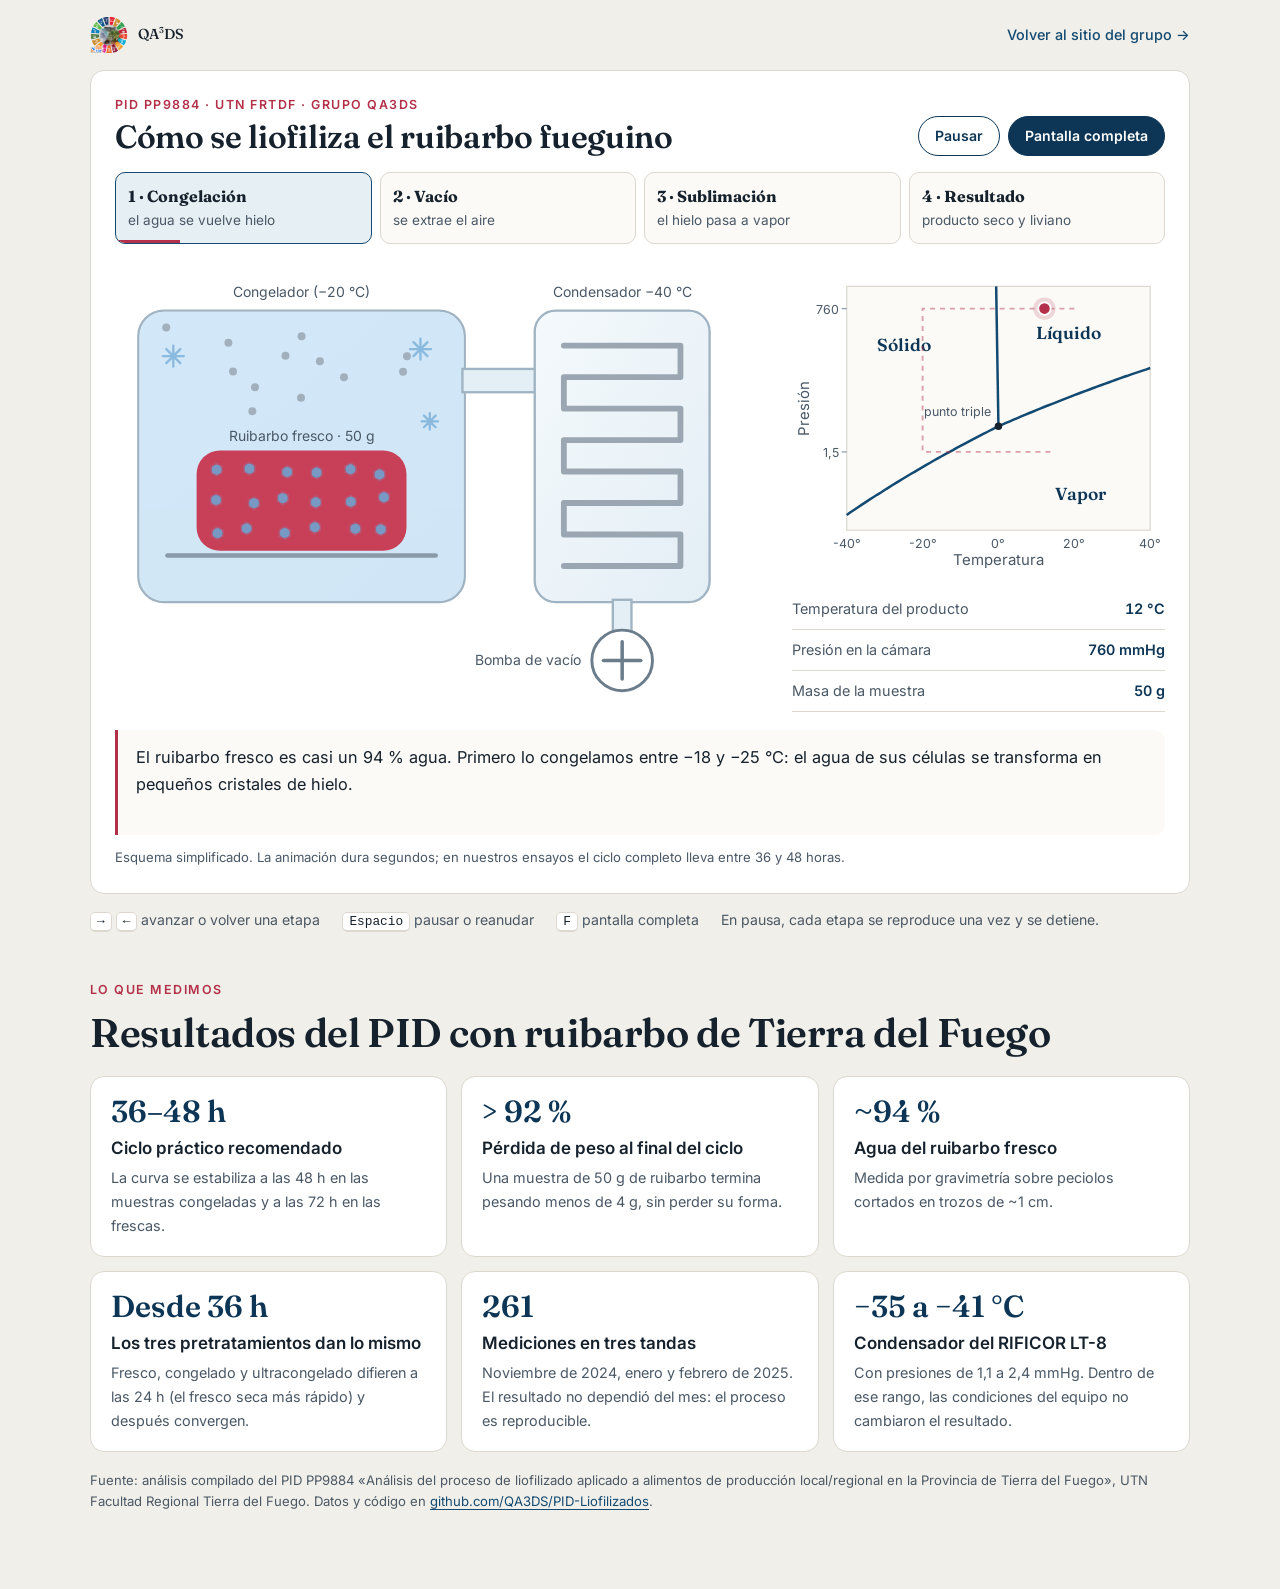
<file: proceso/liofilizacion-sin-conexion.html>
<!doctype html>
<html lang="es">
<head>
  <meta charset="utf-8">
  <meta name="viewport" content="width=device-width, initial-scale=1">
  <title>Liofilización del ruibarbo · QA3DS</title>
  <meta name="description" content="Animación del proceso de liofilización y resultados del PID PP9884 (UTN FRTDF), para presentar.">
  <meta name="theme-color" content="#0d3656">
  <link rel="icon" type="image/png" href="[data-uri]">
  <link rel="preconnect" href="https://fonts.googleapis.com">
  <link rel="preconnect" href="https://fonts.gstatic.com" crossorigin>
  <link href="https://fonts.googleapis.com/css2?family=Fraunces:ital,opsz,wght@0,9..144,500;0,9..144,600;0,9..144,700;1,9..144,500&family=Inter:wght@400;500;600;700&display=swap" rel="stylesheet">
  <style>
/* QA3DS — landing page
   Paleta: azul UTN profundo, hielo austral, rojo ruibarbo, verde huerta. */

:root {
  --paper: #fbfaf7;
  --paper-2: #f1efe9;
  --ice: #e6eff3;
  --ink: #15212c;
  --ink-soft: #4a5866;
  --line: #dcd8cf;
  --navy: #0d3656;
  --navy-2: #134a72;
  --rhubarb: #b3304a;
  --rhubarb-soft: #f6e3e6;
  --leaf: #37704a;
  --amber: #b86b12;

  --radius: 14px;
  --maxw: 1140px;
  --serif: "Fraunces", Georgia, "Times New Roman", serif;
  --sans: "Inter", system-ui, -apple-system, "Segoe UI", Roboto, sans-serif;
}

*,
*::before,
*::after { box-sizing: border-box; }

html { scroll-behavior: smooth; scroll-padding-top: 76px; }

body {
  margin: 0;
  background: var(--paper);
  color: var(--ink);
  font-family: var(--sans);
  font-size: 17px;
  line-height: 1.65;
  -webkit-font-smoothing: antialiased;
}

img { max-width: 100%; height: auto; display: block; }

a { color: var(--navy-2); text-underline-offset: 3px; }
a:hover { color: var(--rhubarb); }

h1, h2, h3 {
  font-family: var(--serif);
  font-weight: 600;
  line-height: 1.15;
  letter-spacing: -0.01em;
  margin: 0 0 0.5em;
}
h2 { font-size: clamp(1.8rem, 3.2vw, 2.5rem); }
h3 { font-size: 1.25rem; }
p { margin: 0 0 1em; }

.wrap { max-width: var(--maxw); margin: 0 auto; padding: 0 20px; }

.eyebrow {
  font-size: 0.78rem;
  font-weight: 600;
  letter-spacing: 0.12em;
  text-transform: uppercase;
  color: var(--rhubarb);
  margin-bottom: 0.6rem;
}

.lead { font-size: 1.15rem; color: var(--ink-soft); max-width: 62ch; }

section { padding: 88px 0; }
section.alt { background: var(--paper-2); }
section.ice { background: var(--ice); }

/* ---------- Header ---------- */
.site-header {
  position: sticky;
  top: 0;
  z-index: 50;
  background: rgba(251, 250, 247, 0.92);
  backdrop-filter: saturate(1.4) blur(10px);
  border-bottom: 1px solid var(--line);
}
.site-header .wrap {
  display: flex;
  align-items: center;
  justify-content: space-between;
  height: 64px;
  gap: 16px;
}
.brand {
  display: flex;
  align-items: center;
  gap: 10px;
  text-decoration: none;
  color: var(--ink);
  font-family: var(--serif);
  font-weight: 700;
  font-size: 1.25rem;
}
.brand img { width: 38px; height: 38px; object-fit: contain; }
.brand sup { font-size: 0.6em; }

.nav { display: flex; gap: 4px; }
.nav a {
  text-decoration: none;
  color: var(--ink-soft);
  font-size: 0.92rem;
  font-weight: 500;
  padding: 8px 12px;
  border-radius: 8px;
}
.nav a:hover { background: var(--paper-2); color: var(--ink); }

.nav-toggle {
  display: none;
  background: none;
  border: 1px solid var(--line);
  border-radius: 8px;
  padding: 6px 10px;
  font: inherit;
  font-size: 0.9rem;
  color: var(--ink);
  cursor: pointer;
}

/* ---------- Hero ---------- */
.hero {
  position: relative;
  padding: 72px 0 80px;
  background:
    radial-gradient(1200px 500px at 85% -10%, rgba(19, 74, 114, 0.12), transparent 60%),
    radial-gradient(900px 400px at -10% 110%, rgba(179, 48, 74, 0.08), transparent 60%),
    var(--paper);
  overflow: hidden;
}
.hero .wrap {
  display: grid;
  grid-template-columns: 1.25fr 1fr;
  gap: 56px;
  align-items: center;
}
.hero h1 {
  font-size: clamp(2.2rem, 5vw, 3.7rem);
  margin-bottom: 0.35em;
}
.hero h1 em { font-style: italic; color: var(--rhubarb); font-weight: 500; }
.hero .group-name {
  font-family: var(--serif);
  font-size: 1.2rem;
  color: var(--navy);
  margin-bottom: 1.2rem;
}
.hero-logo {
  justify-self: center;
  width: min(420px, 100%);
  filter: drop-shadow(0 18px 40px rgba(13, 54, 86, 0.18));
}
.hero-meta {
  display: flex;
  flex-wrap: wrap;
  gap: 8px 18px;
  margin-top: 28px;
  font-size: 0.9rem;
  color: var(--ink-soft);
}
.hero-meta span::before { content: "◆"; color: var(--rhubarb); font-size: 0.6em; margin-right: 8px; vertical-align: 2px; }

.btns { display: flex; flex-wrap: wrap; gap: 12px; margin-top: 8px; }
.btn {
  display: inline-flex;
  align-items: center;
  gap: 8px;
  padding: 12px 20px;
  border-radius: 999px;
  font-weight: 600;
  font-size: 0.95rem;
  text-decoration: none;
  border: 1.5px solid var(--navy);
  transition: transform 0.15s ease, background 0.15s ease;
}
.btn:hover { transform: translateY(-1px); }
.btn-primary { background: var(--navy); color: #fff; }
.btn-primary:hover { background: var(--navy-2); color: #fff; }
.btn-ghost { color: var(--navy); background: transparent; }
.btn-ghost:hover { background: var(--ice); color: var(--navy); }

/* ---------- Grupo ---------- */
.two-col {
  display: grid;
  grid-template-columns: 1fr 1fr;
  gap: 56px;
  align-items: start;
}
.pillars {
  display: grid;
  grid-template-columns: repeat(3, 1fr);
  gap: 18px;
  margin-top: 40px;
}
.pillar {
  background: #fff;
  border: 1px solid var(--line);
  border-radius: var(--radius);
  padding: 24px;
}
.pillar .tag {
  display: inline-block;
  font-family: var(--serif);
  font-size: 1.9rem;
  font-weight: 700;
  line-height: 1;
  margin-bottom: 10px;
}
.pillar:nth-child(1) .tag { color: var(--leaf); }
.pillar:nth-child(2) .tag { color: var(--rhubarb); }
.pillar:nth-child(3) .tag { color: var(--navy-2); }
.pillar p { color: var(--ink-soft); font-size: 0.95rem; margin: 0; }

.values {
  list-style: none;
  padding: 0;
  margin: 0;
  counter-reset: v;
}
.values li {
  counter-increment: v;
  padding: 10px 0 10px 44px;
  position: relative;
  border-bottom: 1px solid var(--line);
}
.values li::before {
  content: counter(v, decimal-leading-zero);
  position: absolute;
  left: 0;
  top: 10px;
  font-family: var(--serif);
  font-weight: 700;
  color: var(--rhubarb);
}

.mv { display: grid; gap: 22px; }
.mv-card {
  border-left: 3px solid var(--navy);
  padding: 4px 0 4px 20px;
}
.mv-card h3 { margin-bottom: 0.3em; }
.mv-card p { color: var(--ink-soft); margin: 0; }

.figure-card {
  background: #fff;
  border: 1px solid var(--line);
  border-radius: var(--radius);
  padding: 18px;
}
.figure-card figcaption {
  font-size: 0.85rem;
  color: var(--ink-soft);
  margin-top: 10px;
}

/* ---------- Proyecto ---------- */
.project-head {
  display: grid;
  grid-template-columns: 1.3fr 1fr;
  gap: 48px;
  align-items: start;
}
.facts {
  background: #fff;
  border: 1px solid var(--line);
  border-radius: var(--radius);
  padding: 8px 22px;
}
.facts dl { margin: 0; }
.facts div {
  display: grid;
  grid-template-columns: 110px 1fr;
  gap: 12px;
  padding: 12px 0;
  border-bottom: 1px solid var(--line);
  font-size: 0.93rem;
}
.facts div:last-child { border-bottom: 0; }
.facts dt { color: var(--ink-soft); font-weight: 500; }
.facts dd { margin: 0; font-weight: 500; }

.badge {
  display: inline-block;
  padding: 2px 10px;
  border-radius: 999px;
  font-size: 0.78rem;
  font-weight: 600;
  background: var(--ice);
  color: var(--navy);
}
.badge.red { background: var(--rhubarb-soft); color: var(--rhubarb); }
.badge.muted { background: var(--paper-2); color: var(--ink-soft); }

.steps {
  display: grid;
  grid-template-columns: repeat(3, 1fr);
  gap: 18px;
  margin: 48px 0;
}
.step {
  background: #fff;
  border: 1px solid var(--line);
  border-radius: var(--radius);
  padding: 22px;
  position: relative;
}
.step .n {
  font-family: var(--serif);
  font-size: 0.9rem;
  font-weight: 700;
  color: #fff;
  background: var(--navy);
  width: 30px;
  height: 30px;
  border-radius: 50%;
  display: grid;
  place-items: center;
  margin-bottom: 12px;
}
.step p { color: var(--ink-soft); font-size: 0.95rem; margin: 0; }

.media-row {
  display: grid;
  grid-template-columns: 1fr 1fr;
  gap: 24px;
  align-items: stretch;
}
.media-row figure { margin: 0; }
.media-row.process { margin-top: 48px; }
.steps.stacked { grid-template-columns: 1fr; margin: 0; align-content: center; }
.photo {
  border-radius: var(--radius);
  overflow: hidden;
  border: 1px solid var(--line);
  background: #fff;
  height: 100%;
  display: flex;
  flex-direction: column;
}
.photo img { width: 100%; flex: 1; object-fit: cover; min-height: 0; }
.photo figcaption {
  padding: 12px 16px;
  font-size: 0.85rem;
  color: var(--ink-soft);
  border-top: 1px solid var(--line);
}
.photo.tall img { aspect-ratio: 3 / 4; }
.photo.square img { aspect-ratio: 1 / 1; object-fit: contain; background: #fbf3e4; }

.matrices {
  display: grid;
  grid-template-columns: 2fr 1fr 1fr;
  gap: 18px;
  margin-top: 40px;
}
.matrix {
  border: 1px solid var(--line);
  border-radius: var(--radius);
  padding: 22px;
  background: #fff;
}
.matrix.active { border-color: var(--rhubarb); box-shadow: 0 0 0 3px var(--rhubarb-soft); }
.matrix h3 { margin-bottom: 0.15em; }
.matrix .sci { font-style: italic; color: var(--ink-soft); font-size: 0.9rem; margin-bottom: 10px; }
.matrix p { font-size: 0.93rem; color: var(--ink-soft); margin: 10px 0 0; }

/* ---------- Animación del proceso ---------- */
.lio {
  margin-top: 48px;
  background: #fff;
  border: 1px solid var(--line);
  border-radius: var(--radius);
  padding: 24px;
}
.lio-head {
  display: flex;
  justify-content: space-between;
  align-items: flex-end;
  gap: 16px;
  margin-bottom: 16px;
}
.lio-play {
  flex: none;
  font: inherit;
  font-size: 0.88rem;
  font-weight: 600;
  color: var(--navy);
  background: transparent;
  border: 1.5px solid var(--navy);
  border-radius: 999px;
  padding: 7px 16px;
  cursor: pointer;
}
.lio-play:hover { background: var(--ice); }
.lio-tabs {
  display: grid;
  grid-template-columns: repeat(4, 1fr);
  gap: 8px;
}
.lio-tab {
  position: relative;
  overflow: hidden;
  text-align: left;
  font: inherit;
  font-size: 0.85rem;
  color: var(--ink-soft);
  background: var(--paper);
  border: 1px solid var(--line);
  border-radius: 10px;
  padding: 10px 12px 12px;
  cursor: pointer;
}
.lio-tab b { display: block; font-family: var(--serif); font-size: 1rem; color: var(--ink); }
.lio-tab .bar {
  position: absolute;
  left: 0;
  bottom: 0;
  height: 3px;
  width: calc(var(--p, 0) * 100%);
  background: var(--rhubarb);
}
.lio-tab[aria-current="step"] { background: var(--ice); border-color: var(--navy-2); }
.lio-tab:focus-visible, .lio-play:focus-visible { outline: 3px solid var(--rhubarb-soft); outline-offset: 2px; }

.lio-body {
  display: grid;
  grid-template-columns: 1.75fr 1fr;
  gap: 24px;
  margin-top: 20px;
  align-items: start;
}
.lio-scene, .lio-phase { width: 100%; height: auto; display: block; }
.lio text { font-family: var(--sans); font-size: 12px; fill: var(--ink-soft); }
.lio .lio-region { font-family: var(--serif); font-size: 14px; font-weight: 600; fill: var(--navy); }
.lio .lio-small { font-size: 10px; }
.lio-curve { fill: none; stroke: var(--navy-2); stroke-width: 2; }
.lio-route { fill: none; stroke: var(--rhubarb); stroke-width: 1.5; stroke-dasharray: 4 4; opacity: 0.45; }
.lio-drop { fill: #3f93cc; }
.lio-ice { fill: #eef8ff; stroke: #6fb0dc; stroke-width: 1.4; }
.lio-pore { fill: #6e1f2e; }
.lio-vapor { fill: #8fc6ea; }
.lio-frost { fill: #fff; stroke: #6fb0dc; stroke-width: 1.2; }
.lio-air { fill: #9aa5b1; }
.lio-wave { animation: lio-rise 1.4s ease-in-out infinite; }
.lio-wave:nth-child(2) { animation-delay: 0.3s; }
.lio-wave:nth-child(3) { animation-delay: 0.6s; }
@keyframes lio-rise {
  0%, 100% { transform: translateY(0); opacity: 0.5; }
  50% { transform: translateY(-5px); opacity: 1; }
}

.lio-readouts { margin: 14px 0 0; }
.lio-readouts div {
  display: flex;
  justify-content: space-between;
  gap: 12px;
  padding: 8px 0;
  border-bottom: 1px solid var(--line);
  font-size: 0.9rem;
}
.lio-readouts dt { color: var(--ink-soft); }
.lio-readouts dd {
  margin: 0;
  font-weight: 600;
  color: var(--navy);
  font-variant-numeric: tabular-nums;
}
.lio-caption {
  margin-top: 18px;
  padding: 14px 18px;
  border-left: 3px solid var(--rhubarb);
  background: var(--paper);
  border-radius: 0 10px 10px 0;
  min-height: 6.2em;
}
.lio-caption p { margin: 0; font-size: 1.02rem; }
.lio-note { margin: 12px 0 0; font-size: 0.82rem; color: var(--ink-soft); }

.matrices-row { grid-template-columns: 1fr 1.25fr; }
.matrices.stacked { grid-template-columns: 1fr; margin-top: 0; }

/* ---------- Resultados ---------- */
.kpis {
  display: grid;
  grid-template-columns: repeat(4, 1fr);
  gap: 16px;
  margin: 40px 0;
}
.kpi {
  background: #fff;
  border: 1px solid var(--line);
  border-radius: var(--radius);
  padding: 22px 20px;
}
.kpi .v {
  font-family: var(--serif);
  font-size: 2.3rem;
  font-weight: 600;
  color: var(--navy);
  line-height: 1.05;
}
.kpi .v small { font-size: 0.5em; font-weight: 500; color: var(--ink-soft); }
.kpi .l { font-size: 0.9rem; color: var(--ink-soft); margin-top: 8px; }

.findings { max-width: 860px; }
.findings .chart { margin: 40px 0 0; }
.findings ul { padding-left: 1.1em; margin: 0; }
.findings li { margin-bottom: 0.8em; color: var(--ink); }
.findings li strong { color: var(--navy); }

.note {
  margin-top: 20px;
  padding: 14px 18px;
  border-radius: 10px;
  background: var(--rhubarb-soft);
  color: #5a1c28;
  font-size: 0.9rem;
}

/* ---------- Línea de tiempo ---------- */
.timeline {
  list-style: none;
  padding: 0;
  margin: 40px 0 0;
  position: relative;
}
.timeline::before {
  content: "";
  position: absolute;
  left: 118px;
  top: 6px;
  bottom: 6px;
  width: 2px;
  background: var(--line);
}
.timeline li {
  display: grid;
  grid-template-columns: 100px 1fr;
  gap: 40px;
  padding: 0 0 26px;
  position: relative;
}
.timeline li::before {
  content: "";
  position: absolute;
  left: 112px;
  top: 7px;
  width: 14px;
  height: 14px;
  border-radius: 50%;
  background: var(--paper);
  border: 3px solid var(--navy);
}
.timeline li.hl::before { border-color: var(--rhubarb); background: var(--rhubarb); }
.timeline .when {
  font-family: var(--serif);
  font-weight: 600;
  color: var(--navy);
  text-align: right;
  font-size: 0.95rem;
}
.timeline .what strong { display: block; }
.timeline .what span { color: var(--ink-soft); font-size: 0.93rem; }

/* ---------- Equipo ---------- */
.people {
  display: grid;
  grid-template-columns: repeat(3, 1fr);
  gap: 16px;
  margin-top: 36px;
}
.person {
  display: flex;
  gap: 14px;
  align-items: center;
  background: #fff;
  border: 1px solid var(--line);
  border-radius: var(--radius);
  padding: 16px 18px;
}
.avatar {
  flex: none;
  width: 48px;
  height: 48px;
  border-radius: 50%;
  display: grid;
  place-items: center;
  font-family: var(--serif);
  font-weight: 700;
  color: #fff;
  background: var(--navy);
}
.person:nth-child(3n+2) .avatar { background: var(--rhubarb); }
.person:nth-child(3n) .avatar { background: var(--leaf); }
.person .name { font-weight: 600; line-height: 1.3; }
.person .role { font-size: 0.87rem; color: var(--ink-soft); }

.students {
  display: grid;
  grid-template-columns: repeat(auto-fill, minmax(230px, 1fr));
  gap: 10px 24px;
  list-style: none;
  padding: 0;
  margin: 20px 0 0;
}
.students li { padding: 10px 0; border-bottom: 1px solid var(--line); }
.students li span { display: block; font-size: 0.85rem; color: var(--ink-soft); }

.subhead { margin-top: 56px; }

/* ---------- Alianzas ---------- */
.allies {
  display: grid;
  grid-template-columns: repeat(3, 1fr);
  gap: 16px;
  margin-top: 36px;
}
.ally {
  background: #fff;
  border: 1px solid var(--line);
  border-radius: var(--radius);
  padding: 20px 22px;
}
.ally h3 { font-family: var(--sans); font-size: 1rem; font-weight: 700; margin-bottom: 4px; }
.ally p { font-size: 0.9rem; color: var(--ink-soft); margin: 0; }

/* ---------- Publicaciones ---------- */
.pubs { list-style: none; padding: 0; margin: 32px 0 0; }
.pubs li {
  display: grid;
  grid-template-columns: 90px 1fr auto;
  gap: 20px;
  align-items: baseline;
  padding: 16px 0;
  border-bottom: 1px solid var(--line);
}
.pubs .yr { font-family: var(--serif); font-weight: 600; color: var(--navy); }
.pubs .t { font-weight: 500; }
.pubs .t span { display: block; font-weight: 400; font-size: 0.88rem; color: var(--ink-soft); }

/* ---------- Contacto / footer ---------- */
.contact {
  background: var(--navy);
  color: #e9f0f5;
}
.contact h2 { color: #fff; }
.contact .lead { color: #c3d3df; }
.contact-links {
  display: grid;
  grid-template-columns: repeat(4, 1fr);
  gap: 14px;
  margin-top: 32px;
}
.contact-links a {
  display: block;
  padding: 18px 20px;
  border-radius: var(--radius);
  background: rgba(255, 255, 255, 0.07);
  border: 1px solid rgba(255, 255, 255, 0.16);
  color: #fff;
  text-decoration: none;
  font-weight: 600;
}
.contact-links a span { display: block; font-weight: 400; font-size: 0.85rem; color: #b8cad8; margin-top: 2px; }
.contact-links a:hover { background: rgba(255, 255, 255, 0.14); }

.site-footer {
  background: #0a2a43;
  color: #9fb4c4;
  font-size: 0.85rem;
  padding: 28px 0;
}
.site-footer .wrap {
  display: flex;
  flex-wrap: wrap;
  gap: 16px;
  align-items: center;
  justify-content: space-between;
}
.site-footer img { height: 44px; width: auto; background: #fff; border-radius: 6px; padding: 4px 8px; }
.site-footer a { color: #cfe0ec; }

/* ---------- Responsive ---------- */
@media (max-width: 960px) {
  .hero .wrap,
  .two-col,
  .project-head { grid-template-columns: 1fr; gap: 36px; }
  .hero-logo { width: min(300px, 80%); order: -1; }
  .kpis { grid-template-columns: repeat(2, 1fr); }
  .people, .allies { grid-template-columns: repeat(2, 1fr); }
  .matrices { grid-template-columns: 1fr; }
  .lio-body { grid-template-columns: 1fr; }
  .lio-side { max-width: 460px; }
  .contact-links { grid-template-columns: repeat(2, 1fr); }
}

@media (max-width: 820px) {
  .nav-toggle { display: block; }
  .nav {
    display: none;
    position: absolute;
    top: 64px;
    left: 0;
    right: 0;
    flex-direction: column;
    background: var(--paper);
    border-bottom: 1px solid var(--line);
    padding: 8px 16px 16px;
  }
  .nav.open { display: flex; }
}

@media (max-width: 640px) {
  body { font-size: 16px; }
  .wrap { padding: 0 16px; }
  section { padding: 64px 0; }
  .hero { padding: 40px 0 56px; }
  .lio { padding: 16px; }
  .lio-tabs { grid-template-columns: 1fr 1fr; }
  .lio-caption { min-height: 9.5em; }
  .lio .lio-scene text { font-size: 17px; }
  .pillars, .steps, .media-row, .matrices-row, .people, .allies, .contact-links { grid-template-columns: 1fr; }
  .kpis { grid-template-columns: 1fr 1fr; gap: 10px; }
  .kpi { padding: 16px 14px; }
  .kpi .v { font-size: 1.8rem; }
  .timeline::before { left: 7px; }
  .timeline li { grid-template-columns: 1fr; gap: 2px; padding-left: 32px; }
  .timeline li::before { left: 0; }
  .timeline .when { text-align: left; }
  .pubs li { grid-template-columns: 1fr; gap: 4px; }
}

@media (prefers-reduced-motion: reduce) {
  html { scroll-behavior: auto; }
  .btn { transition: none; }
  .lio-wave { animation: none; }
}

</style>
  <style>
    body { background: var(--paper-2); }
    .pres-top { display: flex; align-items: center; justify-content: space-between; gap: 12px; padding: 16px 0; }
    .pres-top a { font-size: 0.9rem; font-weight: 500; text-decoration: none; }
    .pres .lio { margin-top: 0; }
    .lio-title { font-size: clamp(1.4rem, 3vw, 2rem); margin: 0; }
    .lio-actions { display: flex; gap: 8px; flex-wrap: wrap; justify-content: flex-end; }
    .lio-full {
      font: inherit; font-size: 0.88rem; font-weight: 600; color: #fff; background: var(--navy);
      border: 1.5px solid var(--navy); border-radius: 999px; padding: 7px 16px; cursor: pointer;
    }
    .lio-full:hover { background: var(--navy-2); }
    .lio-full:focus-visible { outline: 3px solid var(--rhubarb-soft); outline-offset: 2px; }
    .lio:fullscreen {
      border-radius: 0; border: 0; padding: 3vh 4vw; overflow: auto;
      display: flex; flex-direction: column; justify-content: center;
    }
    .lio:fullscreen .lio-body, .lio:fullscreen .lio-tabs, .lio:fullscreen .lio-caption,
    .lio:fullscreen .lio-head, .lio:fullscreen .lio-note {
      width: 100%; max-width: calc((100vh - 320px) * 2.3); margin-inline: auto;
    }
    .lio:fullscreen .lio-caption p { font-size: 1.3rem; }
    .lio:fullscreen .lio-note { display: none; }

    .facts-grid { display: grid; grid-template-columns: repeat(3, 1fr); gap: 14px; margin-top: 20px; }
    .fact { background: #fff; border: 1px solid var(--line); border-radius: var(--radius); padding: 18px 20px; }
    .fact .v { font-family: var(--serif); font-size: 1.9rem; font-weight: 600; color: var(--navy); line-height: 1.1; font-variant-numeric: tabular-nums; }
    .fact .l { font-weight: 600; margin-top: 6px; }
    .fact p { font-size: 0.9rem; color: var(--ink-soft); margin: 4px 0 0; }
    .howto { display: flex; flex-wrap: wrap; gap: 8px 22px; font-size: 0.88rem; color: var(--ink-soft); margin-top: 14px; }
    kbd { font-family: ui-monospace, Menlo, monospace; font-size: 0.8rem; border: 1px solid var(--line); border-bottom-width: 2px; border-radius: 5px; padding: 1px 6px; background: #fff; color: var(--ink); }
    .source { font-size: 0.82rem; color: var(--ink-soft); margin-top: 18px; }
    @media (max-width: 960px) { .facts-grid { grid-template-columns: 1fr 1fr; } }
    @media (max-width: 640px) { .facts-grid { grid-template-columns: 1fr; } .howto { display: none; } }
  </style>
</head>
<body>
<main class="wrap pres">
  <div class="pres-top">
    <a class="brand" href="https://qa3ds.github.io/"><img src="[data-uri]" alt="" width="38" height="38"><span>QA<sup>3</sup>DS</span></a>
    <a href="https://qa3ds.github.io/#proyecto">Volver al sitio del grupo →</a>
  </div>

      <div class="lio" id="lio-anim" data-keys="page">
        <div class="lio-head">
          <div>
            <p class="eyebrow" style="margin-bottom:.2rem">PID PP9884 · UTN FRTDF · Grupo QA3DS</p>
            <h1 class="lio-title">Cómo se liofiliza el ruibarbo fueguino</h1>
          </div>
          <div class="lio-actions">
            <button class="lio-play" type="button" aria-pressed="true">Pausar</button>
            <button class="lio-full" type="button">Pantalla completa</button>
          </div>
        </div>

        <div class="lio-tabs" role="group" aria-label="Etapas del proceso">
          <button class="lio-tab" type="button" data-stage="0"><b>1 · Congelación</b>el agua se vuelve hielo<span class="bar"></span></button>
          <button class="lio-tab" type="button" data-stage="1"><b>2 · Vacío</b>se extrae el aire<span class="bar"></span></button>
          <button class="lio-tab" type="button" data-stage="2"><b>3 · Sublimación</b>el hielo pasa a vapor<span class="bar"></span></button>
          <button class="lio-tab" type="button" data-stage="3"><b>4 · Resultado</b>producto seco y liviano<span class="bar"></span></button>
        </div>

        <div class="lio-body">
          <svg class="lio-scene" viewBox="0 0 560 380" role="img"
               aria-label="Esquema animado de un liofilizador: cámara con un trozo de ruibarbo, condensador y bomba de vacío">
            <defs>
              <linearGradient id="lio-glass" x1="0" y1="0" x2="1" y2="1">
                <stop offset="0" stop-color="#f4f9fc"/><stop offset="1" stop-color="#e3eef5"/>
              </linearGradient>
            </defs>

            <!-- cámara -->
            <text class="lio-label" id="lio-chamber-label" x="160" y="28" text-anchor="middle">Congelador</text>
            <rect x="20" y="40" width="280" height="250" rx="22" fill="url(#lio-glass)" stroke="#9fb3c2" stroke-width="2"/>
            <g id="lio-freezer" opacity="0">
              <rect x="21" y="41" width="278" height="248" rx="21" fill="#cfe6f7"/>
              <g class="lio-flakes" stroke="#7fb4dc" stroke-width="2" stroke-linecap="round">
                <path d="M50 70v18M41 79h18M44 73l12 12M56 73l-12 12"/>
                <path d="M262 64v18M253 73h18M256 67l12 12M268 67l-12 12"/>
                <path d="M270 128v14M263 135h14M265 130l10 10M275 130l-10 10"/>
              </g>
            </g>
            <line x1="45" y1="250" x2="275" y2="250" stroke="#8a9aa8" stroke-width="4" stroke-linecap="round"/>

            <!-- calor del ambiente -->
            <g id="lio-heat" opacity="0" stroke="#d9822b" stroke-width="2.5" fill="none" stroke-linecap="round">
              <path class="lio-wave" d="M100 282c-5-6 5-10 0-16s5-10 0-16"/>
              <path class="lio-wave" d="M160 282c-5-6 5-10 0-16s5-10 0-16"/>
              <path class="lio-wave" d="M220 282c-5-6 5-10 0-16s5-10 0-16"/>
              <text class="lio-label" x="160" y="306" text-anchor="middle" stroke="none" fill="#b86b12">calor suave</text>
            </g>

            <!-- ruibarbo -->
            <rect id="lio-piece" x="70" y="160" width="180" height="86" rx="20" fill="#c83f58"/>
            <g id="lio-pores"></g>
            <text class="lio-label" id="lio-piece-label" x="160" y="152" text-anchor="middle">Ruibarbo fresco · 50 g</text>

            <!-- tubo -->
            <rect x="298" y="90" width="64" height="20" fill="#e3eef5" stroke="#9fb3c2" stroke-width="2"/>

            <!-- condensador -->
            <text class="lio-label" x="435" y="28" text-anchor="middle">Condensador −40 °C</text>
            <rect x="360" y="40" width="150" height="250" rx="18" fill="url(#lio-glass)" stroke="#9fb3c2" stroke-width="2"/>
            <path id="lio-coil" fill="none" stroke="#9aa7b2" stroke-width="5" stroke-linecap="round" stroke-linejoin="round"/>
            <g id="lio-frost"></g>

            <!-- bomba de vacío -->
            <rect x="427" y="288" width="16" height="28" fill="#e3eef5" stroke="#9fb3c2" stroke-width="2"/>
            <circle cx="435" cy="340" r="26" fill="#fff" stroke="#6b7c8a" stroke-width="2.5"/>
            <g id="lio-fan" stroke="#6b7c8a" stroke-width="3" stroke-linecap="round">
              <line x1="435" y1="324" x2="435" y2="356"/><line x1="419" y1="340" x2="451" y2="340"/>
            </g>
            <text class="lio-label" x="400" y="344" text-anchor="end">Bomba de vacío</text>

            <g id="lio-particles"></g>
          </svg>

          <div class="lio-side">
            <svg class="lio-phase" viewBox="0 0 300 250" role="img"
                 aria-label="Diagrama de fases del agua: el punto muestra la temperatura y la presión del producto en cada etapa">
              <g id="lio-phase-g"></g>
            </svg>
            <dl class="lio-readouts">
              <div><dt>Temperatura del producto</dt><dd id="lio-t">20 °C</dd></div>
              <div><dt>Presión en la cámara</dt><dd id="lio-p">760 mmHg</dd></div>
              <div><dt>Masa de la muestra</dt><dd id="lio-m">50 g</dd></div>
            </dl>
          </div>
        </div>

        <div class="lio-caption" aria-live="polite">
          <p id="lio-text"></p>
        </div>
        <p class="lio-note">Esquema simplificado. La animación dura segundos; en nuestros ensayos el ciclo completo lleva entre 36 y 48 horas.</p>
      </div>

  <div class="howto" aria-hidden="true">
    <span><kbd>→</kbd> <kbd>←</kbd> avanzar o volver una etapa</span>
    <span><kbd>Espacio</kbd> pausar o reanudar</span>
    <span><kbd>F</kbd> pantalla completa</span>
    <span>En pausa, cada etapa se reproduce una vez y se detiene.</span>
  </div>

  <section style="padding:48px 0 64px">
    <p class="eyebrow">Lo que medimos</p>
    <h2 style="margin-bottom:0">Resultados del PID con ruibarbo de Tierra del Fuego</h2>
    <div class="facts-grid">
      <div class="fact"><div class="v">36–48 h</div><div class="l">Ciclo práctico recomendado</div><p>La curva se estabiliza a las 48 h en las muestras congeladas y a las 72 h en las frescas.</p></div>
      <div class="fact"><div class="v">&gt; 92 %</div><div class="l">Pérdida de peso al final del ciclo</div><p>Una muestra de 50 g de ruibarbo termina pesando menos de 4 g, sin perder su forma.</p></div>
      <div class="fact"><div class="v">~94 %</div><div class="l">Agua del ruibarbo fresco</div><p>Medida por gravimetría sobre peciolos cortados en trozos de ~1 cm.</p></div>
      <div class="fact"><div class="v">Desde 36 h</div><div class="l">Los tres pretratamientos dan lo mismo</div><p>Fresco, congelado y ultracongelado difieren a las 24 h (el fresco seca más rápido) y después convergen.</p></div>
      <div class="fact"><div class="v">261</div><div class="l">Mediciones en tres tandas</div><p>Noviembre de 2024, enero y febrero de 2025. El resultado no dependió del mes: el proceso es reproducible.</p></div>
      <div class="fact"><div class="v">−35 a −41 °C</div><div class="l">Condensador del RIFICOR LT-8</div><p>Con presiones de 1,1 a 2,4 mmHg. Dentro de ese rango, las condiciones del equipo no cambiaron el resultado.</p></div>
    </div>
    <p class="source">Fuente: análisis compilado del PID PP9884 «Análisis del proceso de liofilizado aplicado a alimentos de producción local/regional en la Provincia de Tierra del Fuego», UTN Facultad Regional Tierra del Fuego. Datos y código en <a href="https://github.com/QA3DS/PID-Liofilizados">github.com/QA3DS/PID-Liofilizados</a>.</p>
  </section>
</main>

<script>
/* Animación del proceso de liofilización (sección Proyecto).
   Un único reloj `t` (ms) recorre cuatro etapas; cada cuadro se dibuja como
   función de t, así que saltar de etapa o pausar no deja estados a medias.
   Valores de referencia de los ensayos del PID: condensador ~ −40 °C,
   presión 1–2 mmHg, muestra de 50 g que pierde más del 92 % de su peso. */
(() => {
  const root = document.getElementById('lio-anim');
  if (!root) return;

  const NS = 'http://www.w3.org/2000/svg';
  const $ = id => document.getElementById(id);
  const mk = (tag, attrs, parent) => {
    const el = document.createElementNS(NS, tag);
    for (const k in attrs) el.setAttribute(k, attrs[k]);
    if (parent) parent.appendChild(el);
    return el;
  };
  const clamp = (x, a = 0, b = 1) => Math.min(b, Math.max(a, x));
  const lerp = (a, b, t) => a + (b - a) * t;
  const ease = t => (t < 0.5 ? 2 * t * t : 1 - Math.pow(-2 * t + 2, 2) / 2);
  let seed = 11;
  const rnd = () => (seed = (seed * 16807) % 2147483647) / 2147483647;

  // Recorre una poligonal según la fracción u (0–1) de su longitud.
  const along = (pts, u) => {
    const lens = [];
    let total = 0;
    for (let i = 1; i < pts.length; i++) {
      const d = Math.hypot(pts[i][0] - pts[i - 1][0], pts[i][1] - pts[i - 1][1]);
      lens.push(d);
      total += d;
    }
    let d = clamp(u) * total;
    for (let i = 0; i < lens.length; i++) {
      if (d <= lens[i] || i === lens.length - 1) {
        const k = lens[i] ? clamp(d / lens[i]) : 1;
        return [lerp(pts[i][0], pts[i + 1][0], k), lerp(pts[i][1], pts[i + 1][1], k)];
      }
      d -= lens[i];
    }
  };
  const hex = r =>
    Array.from({ length: 6 }, (_, i) => {
      const a = (Math.PI / 3) * i + Math.PI / 6;
      return `${(r * Math.cos(a)).toFixed(2)},${(r * Math.sin(a)).toFixed(2)}`;
    }).join(' ');

  /* ---------- Etapas ---------- */
  const STAGES = [
    { dur: 5500, text: 'El ruibarbo fresco es casi un 94 % agua. Primero lo congelamos entre −18 y −25 °C: el agua de sus células se transforma en pequeños cristales de hielo.' },
    { dur: 5000, text: 'En la cámara del liofilizador, una bomba extrae el aire. La presión baja a 1–2 mmHg (unas 500 veces menos que la atmosférica), por debajo del punto triple del agua: en esas condiciones el hielo ya no puede derretirse.' },
    { dur: 9500, text: 'Con un aporte suave de calor, el hielo pasa directamente a vapor sin volverse líquido: eso es la sublimación. El vapor viaja hasta el condensador, a unos −40 °C, donde vuelve a congelarse como escarcha.' },
    { dur: 5000, text: 'Queda un producto seco, liviano y poroso que conserva su forma: una muestra de 50 g termina pesando menos de 4 g. Como el agua nunca pasó a líquido ni se usaron altas temperaturas, se evita buena parte del daño que produce el secado convencional.' },
  ];
  const START = [];
  let acc = 0;
  for (const s of STAGES) { START.push(acc); acc += s.dur; }
  const TOTAL = acc;
  const HOLD = 1800;

  /* ---------- Geometría de la escena ---------- */
  const P = { x: 70, y: 160, w: 180, h: 86 };
  const PIPE = [[300, 100], [362, 100]];
  const coilPts = [];
  for (let i = 0; i < 8; i++) {
    const y = 70 + i * 27;
    coilPts.push(i % 2 ? [485, y] : [385, y], i % 2 ? [385, y] : [485, y]);
  }
  $('lio-coil').setAttribute('d', 'M' + coilPts.map(p => p.join(' ')).join(' L'));

  const layer = $('lio-particles');
  const poreLayer = $('lio-pores');
  const frostLayer = $('lio-frost');

  // Agua dentro del ruibarbo: el frente de sublimación avanza desde la superficie.
  const water = [];
  const COLS = 6, ROWS = 3;
  for (let r = 0; r < ROWS; r++) {
    for (let c = 0; c < COLS; c++) {
      const x = P.x + 20 + (c * (P.w - 40)) / (COLS - 1) + (rnd() - 0.5) * 8;
      const y = P.y + 18 + (r * (P.h - 36)) / (ROWS - 1) + (rnd() - 0.5) * 8;
      water.push({ x, y, depth: Math.min(x - P.x, P.x + P.w - x, y - P.y) });
    }
  }
  const minDepth = Math.min(...water.map(w => w.depth));
  const maxDepth = Math.max(...water.map(w => w.depth));
  water.forEach((w, i) => {
    w.start = 0.08 + 0.6 * ((w.depth - minDepth) / (maxDepth - minDepth)) + rnd() * 0.04;
    w.phase = rnd() * 6.28;
    const f = along(coilPts, (i + 0.5) / water.length);
    w.frostAt = [f[0] + (rnd() - 0.5) * 6, f[1] + (rnd() - 0.5) * 6];
    w.path = [[w.x, w.y], [w.x, P.y - 22], [292, 100], PIPE[1], [w.frostAt[0], Math.min(w.frostAt[1], 120)], w.frostAt];
    w.pore = mk('ellipse', { cx: w.x, cy: w.y, rx: 4.6, ry: 3.6, class: 'lio-pore', opacity: 0 }, poreLayer);
    w.g = mk('g', {}, layer);
    w.drop = mk('circle', { r: 4.3, class: 'lio-drop' }, w.g);
    w.ice = mk('polygon', { points: hex(5.4), class: 'lio-ice', opacity: 0 }, w.g);
    w.vapor = mk('circle', { r: 3.2, class: 'lio-vapor', opacity: 0 }, layer);
    w.frost = mk('polygon', { points: hex(4.6), class: 'lio-frost', opacity: 0, transform: `translate(${w.frostAt[0]} ${w.frostAt[1]})` }, frostLayer);
  });
  const TRAVEL = 0.2;

  // Moléculas de aire en la cámara.
  const air = [];
  for (let j = 0; j < 12; j++) {
    const x = 40 + rnd() * 240, y = 56 + rnd() * 80;
    air.push({
      x, y,
      start: 0.04 + (0.62 * j) / 12,
      phase: rnd() * 6.28,
      path: [[x, y], [292, 100], PIPE[1], [435, 150], [435, 300], [435, 334]],
      el: mk('circle', { r: 3.4, class: 'lio-air' }, layer),
    });
  }

  /* ---------- Diagrama de fases ---------- */
  // T: −40…40 °C; P en escala log: 0,05…2000 mmHg. Curvas por Clausius-Clapeyron
  // alrededor del punto triple (0,01 °C; 4,58 mmHg).
  const g = $('lio-phase-g');
  const X = T => 44 + ((T + 40) / 80) * 244;
  const LOGMIN = -1.3, LOGMAX = 3.3;
  const Y = p => 214 - ((Math.log10(p) - LOGMIN) / (LOGMAX - LOGMIN)) * 196;
  const psat = (T, k) => 4.58 * Math.exp(-k * (1 / (T + 273.15) - 1 / 273.16));
  const curve = (t0, t1, k) => {
    const pts = [];
    for (let T = t0; T <= t1 + 1e-9; T += 1) pts.push(`${X(T).toFixed(1)},${Y(psat(T, k)).toFixed(1)}`);
    return 'M' + pts.join(' L');
  };
  mk('rect', { x: 44, y: 18, width: 244, height: 196, fill: '#fbfaf7', stroke: '#dcd8cf' }, g);
  mk('path', { d: curve(-40, 0, 6134), class: 'lio-curve' }, g); // sublimación
  mk('path', { d: curve(0, 40, 5412), class: 'lio-curve' }, g); // vaporización
  mk('path', { d: `M${X(0)} ${Y(4.58)} L${X(-0.6)} 18`, class: 'lio-curve' }, g); // fusión
  mk('circle', { cx: X(0), cy: Y(4.58), r: 3, fill: '#15212c' }, g);
  const t = (x, y, s, attrs = {}) => { const e = mk('text', { x, y, class: 'lio-label', ...attrs }, g); e.textContent = s; return e; };
  t(90, 70, 'Sólido', { class: 'lio-region', 'text-anchor': 'middle' });
  t(222, 60, 'Líquido', { class: 'lio-region', 'text-anchor': 'middle' });
  t(232, 190, 'Vapor', { class: 'lio-region', 'text-anchor': 'middle' });
  t(X(0) - 6, Y(4.58) - 8, 'punto triple', { class: 'lio-small', 'text-anchor': 'end' });
  t(166, 242, 'Temperatura', { 'text-anchor': 'middle' });
  t(14, 116, 'Presión', { 'text-anchor': 'middle', transform: 'rotate(-90 14 116)' });
  for (const T of [-40, -20, 0, 20, 40]) t(X(T), 228, `${T}°`, { class: 'lio-small', 'text-anchor': 'middle' });
  for (const [p, s] of [[760, '760'], [1.5, '1,5']]) {
    mk('line', { x1: 40, x2: 44, y1: Y(p), y2: Y(p), stroke: '#8a9aa8' }, g);
    t(38, Y(p) + 4, s, { class: 'lio-small', 'text-anchor': 'end' });
  }
  const ROUTE = [[20, 760], [-20, 760], [-20, 1.5], [-13, 1.5], [15, 1.5]];
  mk('path', { d: 'M' + ROUTE.map(([T, p]) => `${X(T)} ${Y(p)}`).join(' L'), class: 'lio-route' }, g);
  const halo = mk('circle', { r: 9, fill: '#b3304a', opacity: 0.18 }, g);
  const dot = mk('circle', { r: 5, fill: '#b3304a', stroke: '#fff', 'stroke-width': 1.5 }, g);

  /* ---------- Estado en función del tiempo ---------- */
  const stageAt = time => {
    for (let i = STAGES.length - 1; i >= 0; i--) if (time >= START[i]) return [i, clamp((time - START[i]) / STAGES[i].dur)];
    return [0, 0];
  };

  const els = {
    piece: $('lio-piece'), pieceLabel: $('lio-piece-label'), chamberLabel: $('lio-chamber-label'),
    freezer: $('lio-freezer'), heat: $('lio-heat'), coil: $('lio-coil'), fan: $('lio-fan'),
    T: $('lio-t'), P: $('lio-p'), M: $('lio-m'), text: $('lio-text'),
    tabs: [...root.querySelectorAll('.lio-tab')], play: root.querySelector('.lio-play'),
  };
  const fresh = [200, 63, 88], dried = [233, 190, 196];
  const fmt = n => String(n).replace('-', '−').replace('.', ',');

  let fanAngle = 0;
  let lastStage = -1;

  function render(time, wall, dt) {
    const [i, p] = stageAt(Math.min(time, TOTAL - 1));
    const f = i > 0 ? 1 : ease(clamp(p * 1.25));          // congelado
    const v = i < 1 ? 0 : i > 1 ? 1 : ease(clamp(p * 1.2)); // vacío
    const s = i < 2 ? 0 : i > 2 ? 1 : p;                   // sublimación
    const r = i < 3 ? 0 : ease(clamp(p * 1.5));            // resultado
    const jig = reduce ? 0 : 1;

    // Temperatura: se congela, meseta durante la sublimación, se calienta al final.
    let T;
    if (i === 0) T = lerp(20, -20, f);
    else if (i === 1) T = -20;
    else if (i === 2) T = s < 0.1 ? lerp(-20, -13, s / 0.1) : s < 0.8 ? -13 : lerp(-13, 15, (s - 0.8) / 0.2);
    else T = 15;
    const pres = Math.pow(10, lerp(Math.log10(760), Math.log10(1.5), v));

    // Agua / hielo / vapor / escarcha
    let gone = 0;
    for (const w of water) {
      const u = (s - w.start) / TRAVEL;
      if (u < 0) {
        const a = (1 - f) * 1.6 * jig;
        w.g.setAttribute('transform', `translate(${w.x + a * Math.sin(wall * 0.004 + w.phase)} ${w.y + a * Math.cos(wall * 0.005 + w.phase)})`);
        w.g.setAttribute('opacity', 1);
        w.drop.setAttribute('opacity', 1 - f);
        w.ice.setAttribute('opacity', f);
        w.pore.setAttribute('opacity', 0);
        w.vapor.setAttribute('opacity', 0);
        w.frost.setAttribute('opacity', 0);
      } else {
        w.g.setAttribute('opacity', 0);
        w.pore.setAttribute('opacity', 0.55 * clamp(u * 3));
        if (u < 1) {
          const [x, y] = along(w.path, ease(u));
          w.vapor.setAttribute('cx', x);
          w.vapor.setAttribute('cy', y);
          w.vapor.setAttribute('opacity', 0.9);
          w.frost.setAttribute('opacity', 0);
        } else {
          w.vapor.setAttribute('opacity', 0);
          w.frost.setAttribute('opacity', 1);
        }
        gone += clamp(u);
      }
    }
    const mass = 50 - 46.25 * (gone / water.length); // ~92,5 % de pérdida: entre 92 % (Excel) y 93,4 % (fórmula corregida)
    const massTxt = mass < 10 ? `${fmt(mass.toFixed(1))} g` : `${Math.round(mass)} g`;

    // Aire
    for (const a of air) {
      const u = (v - a.start) / 0.3;
      if (u <= 0) {
        a.el.setAttribute('cx', a.x + 4 * jig * Math.sin(wall * 0.0011 + a.phase));
        a.el.setAttribute('cy', a.y + 4 * jig * Math.cos(wall * 0.0013 + a.phase * 2));
        a.el.setAttribute('opacity', 0.85);
      } else {
        const [x, y] = along(a.path, ease(clamp(u)));
        a.el.setAttribute('cx', x);
        a.el.setAttribute('cy', y);
        a.el.setAttribute('opacity', 0.85 * (1 - clamp((u - 0.8) / 0.2)));
      }
    }

    // Escena
    els.freezer.setAttribute('opacity', i === 0 ? 0.9 * Math.min(1, p * 4) : i === 1 ? 0.9 * (1 - clamp(p * 4)) : 0);
    els.chamberLabel.textContent = i === 0 ? 'Congelador (−20 °C)' : 'Cámara del liofilizador';
    els.heat.setAttribute('opacity', i === 2 ? clamp(s * 8) * (1 - clamp((s - 0.85) / 0.15)) : 0);
    els.coil.setAttribute('stroke', i >= 1 ? '#6fb0dc' : '#9aa7b2');
    const k = Math.max(s * 0.85, r);
    els.piece.setAttribute('fill', `rgb(${fresh.map((c, n) => Math.round(lerp(c, dried[n], k))).join(',')})`);
    els.pieceLabel.textContent = i < 3 ? (i === 0 && f < 0.5 ? 'Ruibarbo fresco · 50 g' : `Ruibarbo · ${massTxt}`) : 'Seco, liviano y poroso · < 4 g';

    if (i >= 1 && i <= 2 && !reduce) fanAngle = (fanAngle + dt * 0.5) % 360;
    els.fan.setAttribute('transform', `rotate(${fanAngle} 435 340)`);

    // Diagrama de fases
    const cx = X(T), cy = Y(pres);
    dot.setAttribute('cx', cx); dot.setAttribute('cy', cy);
    halo.setAttribute('cx', cx); halo.setAttribute('cy', cy);

    // Lecturas
    els.T.textContent = `${fmt(Math.round(T))} °C`;
    els.P.textContent = pres >= 10 ? `${Math.round(pres)} mmHg` : `${fmt(pres.toFixed(1))} mmHg`;
    els.M.textContent = massTxt;

    // Pestañas y texto
    els.tabs.forEach((b, n) => {
      b.style.setProperty('--p', n < i ? 1 : n === i ? p : 0);
      b.setAttribute('aria-current', n === i ? 'step' : 'false');
    });
    if (i !== lastStage) {
      els.text.textContent = STAGES[i].text;
      lastStage = i;
    }
  }

  /* ---------- Reloj y controles ---------- */
  const reduce = window.matchMedia('(prefers-reduced-motion: reduce)').matches;
  let time = 0, playing = !reduce, visible = false, last = null, raf = null;
  let stopAt = null; // en pausa, una etapa pedida se reproduce una vez y se detiene al final

  const setPlaying = on => {
    playing = on;
    els.play.textContent = on ? 'Pausar' : 'Reproducir';
    els.play.setAttribute('aria-pressed', String(on));
    if (on) kick();
  };

  function frame(now) {
    raf = null;
    const dt = last == null ? 16 : Math.min(64, now - last);
    last = now;
    if (playing) {
      time += dt;
      if (stopAt != null && time >= stopAt) { time = stopAt; stopAt = null; setPlaying(false); }
      if (time > TOTAL + HOLD) time = 0;
    }
    render(time, now, dt);
    if ((playing || !reduce) && visible) raf = requestAnimationFrame(frame);
    else last = null;
  }
  const kick = () => { if (!raf && visible) raf = requestAnimationFrame(frame); };

  // Ir a una etapa. Reproduciendo: sigue en continuo desde ahí.
  // En pausa: reproduce solo esa etapa y se detiene (útil para presentar).
  const goStage = n => {
    n = clamp(n, 0, STAGES.length - 1);
    if (reduce) {
      time = START[n] + STAGES[n].dur - 1;
    } else {
      time = START[n];
      if (!playing || stopAt != null) { stopAt = START[n] + STAGES[n].dur - 1; setPlaying(true); }
    }
    render(time, performance.now(), 0);
    kick();
  };

  els.play.addEventListener('click', () => { stopAt = null; setPlaying(!playing); });
  els.tabs.forEach((b, n) => b.addEventListener('click', () => goStage(n)));

  // Modo presentación: flechas para avanzar o retroceder de etapa, espacio para pausar.
  if (root.dataset.keys === 'page') {
    document.addEventListener('keydown', e => {
      if (e.target.closest && e.target.closest('input, textarea, select')) return;
      const cur = stageAt(Math.min(time, TOTAL - 1))[0];
      if (e.key === 'ArrowRight' || e.key === 'PageDown') { e.preventDefault(); goStage(cur + 1); }
      else if (e.key === 'ArrowLeft' || e.key === 'PageUp') { e.preventDefault(); goStage(cur - 1); }
      else if (e.key === 'Home') { e.preventDefault(); goStage(0); }
      else if (e.key === ' ' && e.target === document.body) { e.preventDefault(); stopAt = null; setPlaying(!playing); }
    });
  }

  new IntersectionObserver(entries => {
    visible = entries[0].isIntersecting;
    if (visible) kick();
  }, { threshold: 0.15 }).observe(root);

  if (reduce) setPlaying(false);
  render(0, 0, 0);
})();

</script>
<script>
  document.querySelector('.lio-full').addEventListener('click', () => {
    const el = document.getElementById('lio-anim');
    if (document.fullscreenElement) { document.exitFullscreen().catch(() => {}); return; }
    if (el.requestFullscreen) el.requestFullscreen().catch(() => {});
  });
  document.addEventListener('fullscreenchange', () => {
    document.querySelector('.lio-full').textContent = document.fullscreenElement ? 'Salir de pantalla completa' : 'Pantalla completa';
  });
  document.addEventListener('keydown', e => {
    if ((e.key === 'f' || e.key === 'F') && !e.ctrlKey && !e.metaKey) document.querySelector('.lio-full').click();
  });
</script>
</body>
</html>
</file>
<file: assets/css/styles.css>
/* QA3DS — landing page
   Paleta: azul UTN profundo, hielo austral, rojo ruibarbo, verde huerta. */

:root {
  --paper: #fbfaf7;
  --paper-2: #f1efe9;
  --ice: #e6eff3;
  --ink: #15212c;
  --ink-soft: #4a5866;
  --line: #dcd8cf;
  --navy: #0d3656;
  --navy-2: #134a72;
  --rhubarb: #b3304a;
  --rhubarb-soft: #f6e3e6;
  --leaf: #37704a;
  --amber: #b86b12;

  --radius: 14px;
  --maxw: 1140px;
  --serif: "Fraunces", Georgia, "Times New Roman", serif;
  --sans: "Inter", system-ui, -apple-system, "Segoe UI", Roboto, sans-serif;
}

*,
*::before,
*::after { box-sizing: border-box; }

html { scroll-behavior: smooth; scroll-padding-top: 76px; }

body {
  margin: 0;
  background: var(--paper);
  color: var(--ink);
  font-family: var(--sans);
  font-size: 17px;
  line-height: 1.65;
  -webkit-font-smoothing: antialiased;
}

img { max-width: 100%; height: auto; display: block; }

a { color: var(--navy-2); text-underline-offset: 3px; }
a:hover { color: var(--rhubarb); }

h1, h2, h3 {
  font-family: var(--serif);
  font-weight: 600;
  line-height: 1.15;
  letter-spacing: -0.01em;
  margin: 0 0 0.5em;
}
h2 { font-size: clamp(1.8rem, 3.2vw, 2.5rem); }
h3 { font-size: 1.25rem; }
p { margin: 0 0 1em; }

.wrap { max-width: var(--maxw); margin: 0 auto; padding: 0 20px; }

.eyebrow {
  font-size: 0.78rem;
  font-weight: 600;
  letter-spacing: 0.12em;
  text-transform: uppercase;
  color: var(--rhubarb);
  margin-bottom: 0.6rem;
}

.lead { font-size: 1.15rem; color: var(--ink-soft); max-width: 62ch; }

section { padding: 88px 0; }
section.alt { background: var(--paper-2); }
section.ice { background: var(--ice); }

/* ---------- Header ---------- */
.site-header {
  position: sticky;
  top: 0;
  z-index: 50;
  background: rgba(251, 250, 247, 0.92);
  backdrop-filter: saturate(1.4) blur(10px);
  border-bottom: 1px solid var(--line);
}
.site-header .wrap {
  display: flex;
  align-items: center;
  justify-content: space-between;
  height: 64px;
  gap: 16px;
}
.brand {
  display: flex;
  align-items: center;
  gap: 10px;
  text-decoration: none;
  color: var(--ink);
  font-family: var(--serif);
  font-weight: 700;
  font-size: 1.25rem;
}
.brand img { width: 38px; height: 38px; object-fit: contain; }
.brand sup { font-size: 0.6em; }

.nav { display: flex; gap: 4px; }
.nav a {
  text-decoration: none;
  color: var(--ink-soft);
  font-size: 0.92rem;
  font-weight: 500;
  padding: 8px 12px;
  border-radius: 8px;
}
.nav a:hover { background: var(--paper-2); color: var(--ink); }

.nav-toggle {
  display: none;
  background: none;
  border: 1px solid var(--line);
  border-radius: 8px;
  padding: 6px 10px;
  font: inherit;
  font-size: 0.9rem;
  color: var(--ink);
  cursor: pointer;
}

/* ---------- Hero ---------- */
.hero {
  position: relative;
  padding: 72px 0 80px;
  background:
    radial-gradient(1200px 500px at 85% -10%, rgba(19, 74, 114, 0.12), transparent 60%),
    radial-gradient(900px 400px at -10% 110%, rgba(179, 48, 74, 0.08), transparent 60%),
    var(--paper);
  overflow: hidden;
}
.hero .wrap {
  display: grid;
  grid-template-columns: 1.25fr 1fr;
  gap: 56px;
  align-items: center;
}
.hero h1 {
  font-size: clamp(2.2rem, 5vw, 3.7rem);
  margin-bottom: 0.35em;
}
.hero h1 em { font-style: italic; color: var(--rhubarb); font-weight: 500; }
.hero .group-name {
  font-family: var(--serif);
  font-size: 1.2rem;
  color: var(--navy);
  margin-bottom: 1.2rem;
}
.hero-logo {
  justify-self: center;
  width: min(420px, 100%);
  filter: drop-shadow(0 18px 40px rgba(13, 54, 86, 0.18));
}
.hero-meta {
  display: flex;
  flex-wrap: wrap;
  gap: 8px 18px;
  margin-top: 28px;
  font-size: 0.9rem;
  color: var(--ink-soft);
}
.hero-meta span::before { content: "◆"; color: var(--rhubarb); font-size: 0.6em; margin-right: 8px; vertical-align: 2px; }

.btns { display: flex; flex-wrap: wrap; gap: 12px; margin-top: 8px; }
.btn {
  display: inline-flex;
  align-items: center;
  gap: 8px;
  padding: 12px 20px;
  border-radius: 999px;
  font-weight: 600;
  font-size: 0.95rem;
  text-decoration: none;
  border: 1.5px solid var(--navy);
  transition: transform 0.15s ease, background 0.15s ease;
}
.btn:hover { transform: translateY(-1px); }
.btn-primary { background: var(--navy); color: #fff; }
.btn-primary:hover { background: var(--navy-2); color: #fff; }
.btn-ghost { color: var(--navy); background: transparent; }
.btn-ghost:hover { background: var(--ice); color: var(--navy); }

/* ---------- Grupo ---------- */
.two-col {
  display: grid;
  grid-template-columns: 1fr 1fr;
  gap: 56px;
  align-items: start;
}
.pillars {
  display: grid;
  grid-template-columns: repeat(3, 1fr);
  gap: 18px;
  margin-top: 40px;
}
.pillar {
  background: #fff;
  border: 1px solid var(--line);
  border-radius: var(--radius);
  padding: 24px;
}
.pillar .tag {
  display: inline-block;
  font-family: var(--serif);
  font-size: 1.9rem;
  font-weight: 700;
  line-height: 1;
  margin-bottom: 10px;
}
.pillar:nth-child(1) .tag { color: var(--leaf); }
.pillar:nth-child(2) .tag { color: var(--rhubarb); }
.pillar:nth-child(3) .tag { color: var(--navy-2); }
.pillar p { color: var(--ink-soft); font-size: 0.95rem; margin: 0; }

.values {
  list-style: none;
  padding: 0;
  margin: 0;
  counter-reset: v;
}
.values li {
  counter-increment: v;
  padding: 10px 0 10px 44px;
  position: relative;
  border-bottom: 1px solid var(--line);
}
.values li::before {
  content: counter(v, decimal-leading-zero);
  position: absolute;
  left: 0;
  top: 10px;
  font-family: var(--serif);
  font-weight: 700;
  color: var(--rhubarb);
}

.mv { display: grid; gap: 22px; }
.mv-card {
  border-left: 3px solid var(--navy);
  padding: 4px 0 4px 20px;
}
.mv-card h3 { margin-bottom: 0.3em; }
.mv-card p { color: var(--ink-soft); margin: 0; }

.figure-card {
  background: #fff;
  border: 1px solid var(--line);
  border-radius: var(--radius);
  padding: 18px;
}
.figure-card figcaption {
  font-size: 0.85rem;
  color: var(--ink-soft);
  margin-top: 10px;
}

/* ---------- Proyecto ---------- */
.project-head {
  display: grid;
  grid-template-columns: 1.3fr 1fr;
  gap: 48px;
  align-items: start;
}
.facts {
  background: #fff;
  border: 1px solid var(--line);
  border-radius: var(--radius);
  padding: 8px 22px;
}
.facts dl { margin: 0; }
.facts div {
  display: grid;
  grid-template-columns: 110px 1fr;
  gap: 12px;
  padding: 12px 0;
  border-bottom: 1px solid var(--line);
  font-size: 0.93rem;
}
.facts div:last-child { border-bottom: 0; }
.facts dt { color: var(--ink-soft); font-weight: 500; }
.facts dd { margin: 0; font-weight: 500; }

.badge {
  display: inline-block;
  padding: 2px 10px;
  border-radius: 999px;
  font-size: 0.78rem;
  font-weight: 600;
  background: var(--ice);
  color: var(--navy);
}
.badge.red { background: var(--rhubarb-soft); color: var(--rhubarb); }
.badge.muted { background: var(--paper-2); color: var(--ink-soft); }

.steps {
  display: grid;
  grid-template-columns: repeat(3, 1fr);
  gap: 18px;
  margin: 48px 0;
}
.step {
  background: #fff;
  border: 1px solid var(--line);
  border-radius: var(--radius);
  padding: 22px;
  position: relative;
}
.step .n {
  font-family: var(--serif);
  font-size: 0.9rem;
  font-weight: 700;
  color: #fff;
  background: var(--navy);
  width: 30px;
  height: 30px;
  border-radius: 50%;
  display: grid;
  place-items: center;
  margin-bottom: 12px;
}
.step p { color: var(--ink-soft); font-size: 0.95rem; margin: 0; }

.media-row {
  display: grid;
  grid-template-columns: 1fr 1fr;
  gap: 24px;
  align-items: stretch;
}
.media-row figure { margin: 0; }
.media-row.process { margin-top: 48px; }
.steps.stacked { grid-template-columns: 1fr; margin: 0; align-content: center; }
.photo {
  border-radius: var(--radius);
  overflow: hidden;
  border: 1px solid var(--line);
  background: #fff;
  height: 100%;
  display: flex;
  flex-direction: column;
}
.photo img { width: 100%; flex: 1; object-fit: cover; min-height: 0; }
.photo figcaption {
  padding: 12px 16px;
  font-size: 0.85rem;
  color: var(--ink-soft);
  border-top: 1px solid var(--line);
}
.photo.tall img { aspect-ratio: 3 / 4; }
.photo.square img { aspect-ratio: 1 / 1; object-fit: contain; background: #fbf3e4; }

.matrices {
  display: grid;
  grid-template-columns: 2fr 1fr 1fr;
  gap: 18px;
  margin-top: 40px;
}
.matrix {
  border: 1px solid var(--line);
  border-radius: var(--radius);
  padding: 22px;
  background: #fff;
}
.matrix.active { border-color: var(--rhubarb); box-shadow: 0 0 0 3px var(--rhubarb-soft); }
.matrix h3 { margin-bottom: 0.15em; }
.matrix .sci { font-style: italic; color: var(--ink-soft); font-size: 0.9rem; margin-bottom: 10px; }
.matrix p { font-size: 0.93rem; color: var(--ink-soft); margin: 10px 0 0; }

/* ---------- Animación del proceso ---------- */
.lio {
  margin-top: 48px;
  background: #fff;
  border: 1px solid var(--line);
  border-radius: var(--radius);
  padding: 24px;
}
.lio-head {
  display: flex;
  justify-content: space-between;
  align-items: flex-end;
  gap: 16px;
  margin-bottom: 16px;
}
.lio-play {
  flex: none;
  font: inherit;
  font-size: 0.88rem;
  font-weight: 600;
  color: var(--navy);
  background: transparent;
  border: 1.5px solid var(--navy);
  border-radius: 999px;
  padding: 7px 16px;
  cursor: pointer;
}
.lio-play:hover { background: var(--ice); }
.lio-tabs {
  display: grid;
  grid-template-columns: repeat(4, 1fr);
  gap: 8px;
}
.lio-tab {
  position: relative;
  overflow: hidden;
  text-align: left;
  font: inherit;
  font-size: 0.85rem;
  color: var(--ink-soft);
  background: var(--paper);
  border: 1px solid var(--line);
  border-radius: 10px;
  padding: 10px 12px 12px;
  cursor: pointer;
}
.lio-tab b { display: block; font-family: var(--serif); font-size: 1rem; color: var(--ink); }
.lio-tab .bar {
  position: absolute;
  left: 0;
  bottom: 0;
  height: 3px;
  width: calc(var(--p, 0) * 100%);
  background: var(--rhubarb);
}
.lio-tab[aria-current="step"] { background: var(--ice); border-color: var(--navy-2); }
.lio-tab:focus-visible, .lio-play:focus-visible { outline: 3px solid var(--rhubarb-soft); outline-offset: 2px; }

.lio-body {
  display: grid;
  grid-template-columns: 1.75fr 1fr;
  gap: 24px;
  margin-top: 20px;
  align-items: start;
}
.lio-scene, .lio-phase { width: 100%; height: auto; display: block; }
.lio text { font-family: var(--sans); font-size: 12px; fill: var(--ink-soft); }
.lio .lio-region { font-family: var(--serif); font-size: 14px; font-weight: 600; fill: var(--navy); }
.lio .lio-small { font-size: 10px; }
.lio-curve { fill: none; stroke: var(--navy-2); stroke-width: 2; }
.lio-route { fill: none; stroke: var(--rhubarb); stroke-width: 1.5; stroke-dasharray: 4 4; opacity: 0.45; }
.lio-drop { fill: #3f93cc; }
.lio-ice { fill: #eef8ff; stroke: #6fb0dc; stroke-width: 1.4; }
.lio-pore { fill: #6e1f2e; }
.lio-vapor { fill: #8fc6ea; }
.lio-frost { fill: #fff; stroke: #6fb0dc; stroke-width: 1.2; }
.lio-air { fill: #9aa5b1; }
.lio-wave { animation: lio-rise 1.4s ease-in-out infinite; }
.lio-wave:nth-child(2) { animation-delay: 0.3s; }
.lio-wave:nth-child(3) { animation-delay: 0.6s; }
@keyframes lio-rise {
  0%, 100% { transform: translateY(0); opacity: 0.5; }
  50% { transform: translateY(-5px); opacity: 1; }
}

.lio-readouts { margin: 14px 0 0; }
.lio-readouts div {
  display: flex;
  justify-content: space-between;
  gap: 12px;
  padding: 8px 0;
  border-bottom: 1px solid var(--line);
  font-size: 0.9rem;
}
.lio-readouts dt { color: var(--ink-soft); }
.lio-readouts dd {
  margin: 0;
  font-weight: 600;
  color: var(--navy);
  font-variant-numeric: tabular-nums;
}
.lio-caption {
  margin-top: 18px;
  padding: 14px 18px;
  border-left: 3px solid var(--rhubarb);
  background: var(--paper);
  border-radius: 0 10px 10px 0;
  min-height: 6.2em;
}
.lio-caption p { margin: 0; font-size: 1.02rem; }
.lio-note { margin: 12px 0 0; font-size: 0.82rem; color: var(--ink-soft); }

.matrices-row { grid-template-columns: 1fr 1.25fr; }
.matrices.stacked { grid-template-columns: 1fr; margin-top: 0; }

/* ---------- Resultados ---------- */
.kpis {
  display: grid;
  grid-template-columns: repeat(4, 1fr);
  gap: 16px;
  margin: 40px 0;
}
.kpi {
  background: #fff;
  border: 1px solid var(--line);
  border-radius: var(--radius);
  padding: 22px 20px;
}
.kpi .v {
  font-family: var(--serif);
  font-size: 2.3rem;
  font-weight: 600;
  color: var(--navy);
  line-height: 1.05;
}
.kpi .v small { font-size: 0.5em; font-weight: 500; color: var(--ink-soft); }
.kpi .l { font-size: 0.9rem; color: var(--ink-soft); margin-top: 8px; }

.findings { max-width: 860px; }
.findings .chart { margin: 40px 0 0; }
.findings ul { padding-left: 1.1em; margin: 0; }
.findings li { margin-bottom: 0.8em; color: var(--ink); }
.findings li strong { color: var(--navy); }

.note {
  margin-top: 20px;
  padding: 14px 18px;
  border-radius: 10px;
  background: var(--rhubarb-soft);
  color: #5a1c28;
  font-size: 0.9rem;
}

/* ---------- Línea de tiempo ---------- */
.timeline {
  list-style: none;
  padding: 0;
  margin: 40px 0 0;
  position: relative;
}
.timeline::before {
  content: "";
  position: absolute;
  left: 118px;
  top: 6px;
  bottom: 6px;
  width: 2px;
  background: var(--line);
}
.timeline li {
  display: grid;
  grid-template-columns: 100px 1fr;
  gap: 40px;
  padding: 0 0 26px;
  position: relative;
}
.timeline li::before {
  content: "";
  position: absolute;
  left: 112px;
  top: 7px;
  width: 14px;
  height: 14px;
  border-radius: 50%;
  background: var(--paper);
  border: 3px solid var(--navy);
}
.timeline li.hl::before { border-color: var(--rhubarb); background: var(--rhubarb); }
.timeline .when {
  font-family: var(--serif);
  font-weight: 600;
  color: var(--navy);
  text-align: right;
  font-size: 0.95rem;
}
.timeline .what strong { display: block; }
.timeline .what span { color: var(--ink-soft); font-size: 0.93rem; }

/* ---------- Equipo ---------- */
.people {
  display: grid;
  grid-template-columns: repeat(3, 1fr);
  gap: 16px;
  margin-top: 36px;
}
.person {
  display: flex;
  gap: 14px;
  align-items: center;
  background: #fff;
  border: 1px solid var(--line);
  border-radius: var(--radius);
  padding: 16px 18px;
}
.avatar {
  flex: none;
  width: 48px;
  height: 48px;
  border-radius: 50%;
  display: grid;
  place-items: center;
  font-family: var(--serif);
  font-weight: 700;
  color: #fff;
  background: var(--navy);
}
.person:nth-child(3n+2) .avatar { background: var(--rhubarb); }
.person:nth-child(3n) .avatar { background: var(--leaf); }
.person .name { font-weight: 600; line-height: 1.3; }
.person .role { font-size: 0.87rem; color: var(--ink-soft); }

.students {
  display: grid;
  grid-template-columns: repeat(auto-fill, minmax(230px, 1fr));
  gap: 10px 24px;
  list-style: none;
  padding: 0;
  margin: 20px 0 0;
}
.students li { padding: 10px 0; border-bottom: 1px solid var(--line); }
.students li span { display: block; font-size: 0.85rem; color: var(--ink-soft); }

.subhead { margin-top: 56px; }

/* ---------- Alianzas ---------- */
.allies {
  display: grid;
  grid-template-columns: repeat(3, 1fr);
  gap: 16px;
  margin-top: 36px;
}
.ally {
  background: #fff;
  border: 1px solid var(--line);
  border-radius: var(--radius);
  padding: 20px 22px;
}
.ally h3 { font-family: var(--sans); font-size: 1rem; font-weight: 700; margin-bottom: 4px; }
.ally p { font-size: 0.9rem; color: var(--ink-soft); margin: 0; }

/* ---------- Publicaciones ---------- */
.pubs { list-style: none; padding: 0; margin: 32px 0 0; }
.pubs li {
  display: grid;
  grid-template-columns: 90px 1fr auto;
  gap: 20px;
  align-items: baseline;
  padding: 16px 0;
  border-bottom: 1px solid var(--line);
}
.pubs .yr { font-family: var(--serif); font-weight: 600; color: var(--navy); }
.pubs .t { font-weight: 500; }
.pubs .t span { display: block; font-weight: 400; font-size: 0.88rem; color: var(--ink-soft); }

/* ---------- Contacto / footer ---------- */
.contact {
  background: var(--navy);
  color: #e9f0f5;
}
.contact h2 { color: #fff; }
.contact .lead { color: #c3d3df; }
.contact-links {
  display: grid;
  grid-template-columns: repeat(4, 1fr);
  gap: 14px;
  margin-top: 32px;
}
.contact-links a {
  display: block;
  padding: 18px 20px;
  border-radius: var(--radius);
  background: rgba(255, 255, 255, 0.07);
  border: 1px solid rgba(255, 255, 255, 0.16);
  color: #fff;
  text-decoration: none;
  font-weight: 600;
}
.contact-links a span { display: block; font-weight: 400; font-size: 0.85rem; color: #b8cad8; margin-top: 2px; }
.contact-links a:hover { background: rgba(255, 255, 255, 0.14); }

.site-footer {
  background: #0a2a43;
  color: #9fb4c4;
  font-size: 0.85rem;
  padding: 28px 0;
}
.site-footer .wrap {
  display: flex;
  flex-wrap: wrap;
  gap: 16px;
  align-items: center;
  justify-content: space-between;
}
.site-footer img { height: 44px; width: auto; background: #fff; border-radius: 6px; padding: 4px 8px; }
.site-footer a { color: #cfe0ec; }

/* ---------- Responsive ---------- */
@media (max-width: 960px) {
  .hero .wrap,
  .two-col,
  .project-head { grid-template-columns: 1fr; gap: 36px; }
  .hero-logo { width: min(300px, 80%); order: -1; }
  .kpis { grid-template-columns: repeat(2, 1fr); }
  .people, .allies { grid-template-columns: repeat(2, 1fr); }
  .matrices { grid-template-columns: 1fr; }
  .lio-body { grid-template-columns: 1fr; }
  .lio-side { max-width: 460px; }
  .contact-links { grid-template-columns: repeat(2, 1fr); }
}

@media (max-width: 820px) {
  .nav-toggle { display: block; }
  .nav {
    display: none;
    position: absolute;
    top: 64px;
    left: 0;
    right: 0;
    flex-direction: column;
    background: var(--paper);
    border-bottom: 1px solid var(--line);
    padding: 8px 16px 16px;
  }
  .nav.open { display: flex; }
}

@media (max-width: 640px) {
  body { font-size: 16px; }
  .wrap { padding: 0 16px; }
  section { padding: 64px 0; }
  .hero { padding: 40px 0 56px; }
  .lio { padding: 16px; }
  .lio-tabs { grid-template-columns: 1fr 1fr; }
  .lio-caption { min-height: 9.5em; }
  .lio .lio-scene text { font-size: 17px; }
  .pillars, .steps, .media-row, .matrices-row, .people, .allies, .contact-links { grid-template-columns: 1fr; }
  .kpis { grid-template-columns: 1fr 1fr; gap: 10px; }
  .kpi { padding: 16px 14px; }
  .kpi .v { font-size: 1.8rem; }
  .timeline::before { left: 7px; }
  .timeline li { grid-template-columns: 1fr; gap: 2px; padding-left: 32px; }
  .timeline li::before { left: 0; }
  .timeline .when { text-align: left; }
  .pubs li { grid-template-columns: 1fr; gap: 4px; }
}

@media (prefers-reduced-motion: reduce) {
  html { scroll-behavior: auto; }
  .btn { transition: none; }
  .lio-wave { animation: none; }
}
</file>
